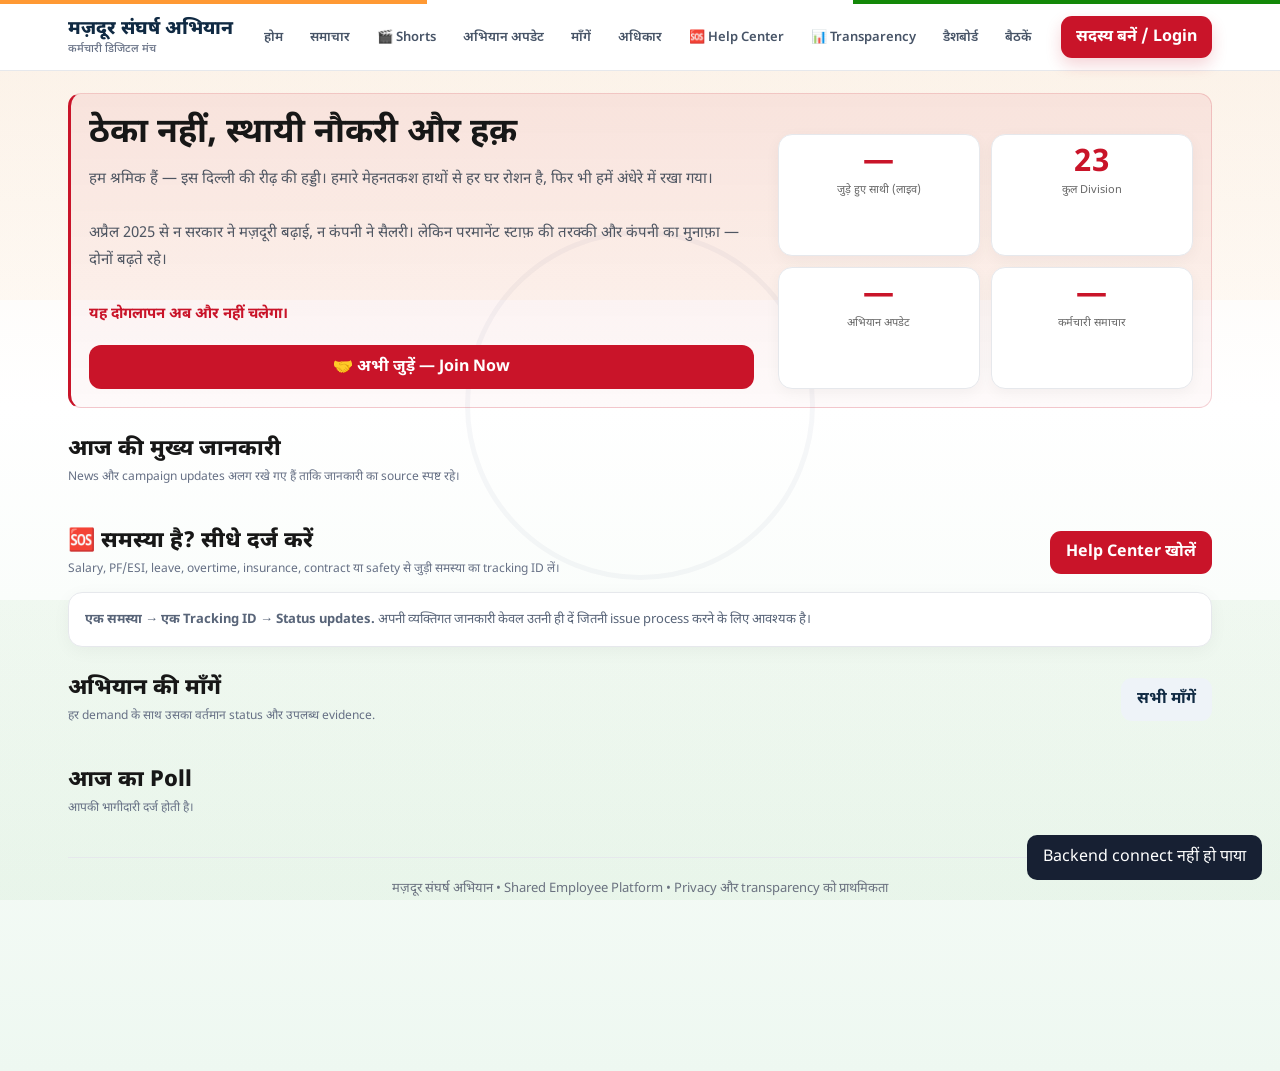
<file: index.html>
<!doctype html>
<html lang="hi">
<head>
<meta charset="utf-8">
<meta name="viewport" content="width=device-width,initial-scale=1">
<title>मज़दूर संघर्ष अभियान — कर्मचारी डिजिटल मंच</title>
<meta name="description" content="कर्मचारियों के लिए साझा डिजिटल मंच — समाचार, अधिकार, माँगें, अपडेट और सहभागिता।">
<style>
html,body{margin:0;min-height:100%;background:#f5f7fa;font-family:Arial,sans-serif}
.loader{min-height:100vh;display:grid;place-items:center;color:#172033;font-size:18px}
</style>
</head>
<body>
<div class="loader">मज़दूर संघर्ष अभियान लोड हो रहा है…</div>
<script>
(function(){
  var target='./platform-v2.html';
  window.location.replace(target);
})();
</script>
<noscript>कृपया JavaScript चालू करें और <a href="./platform-v2.html">वेबसाइट खोलें</a>।</noscript>
</body>
</html>
</file>
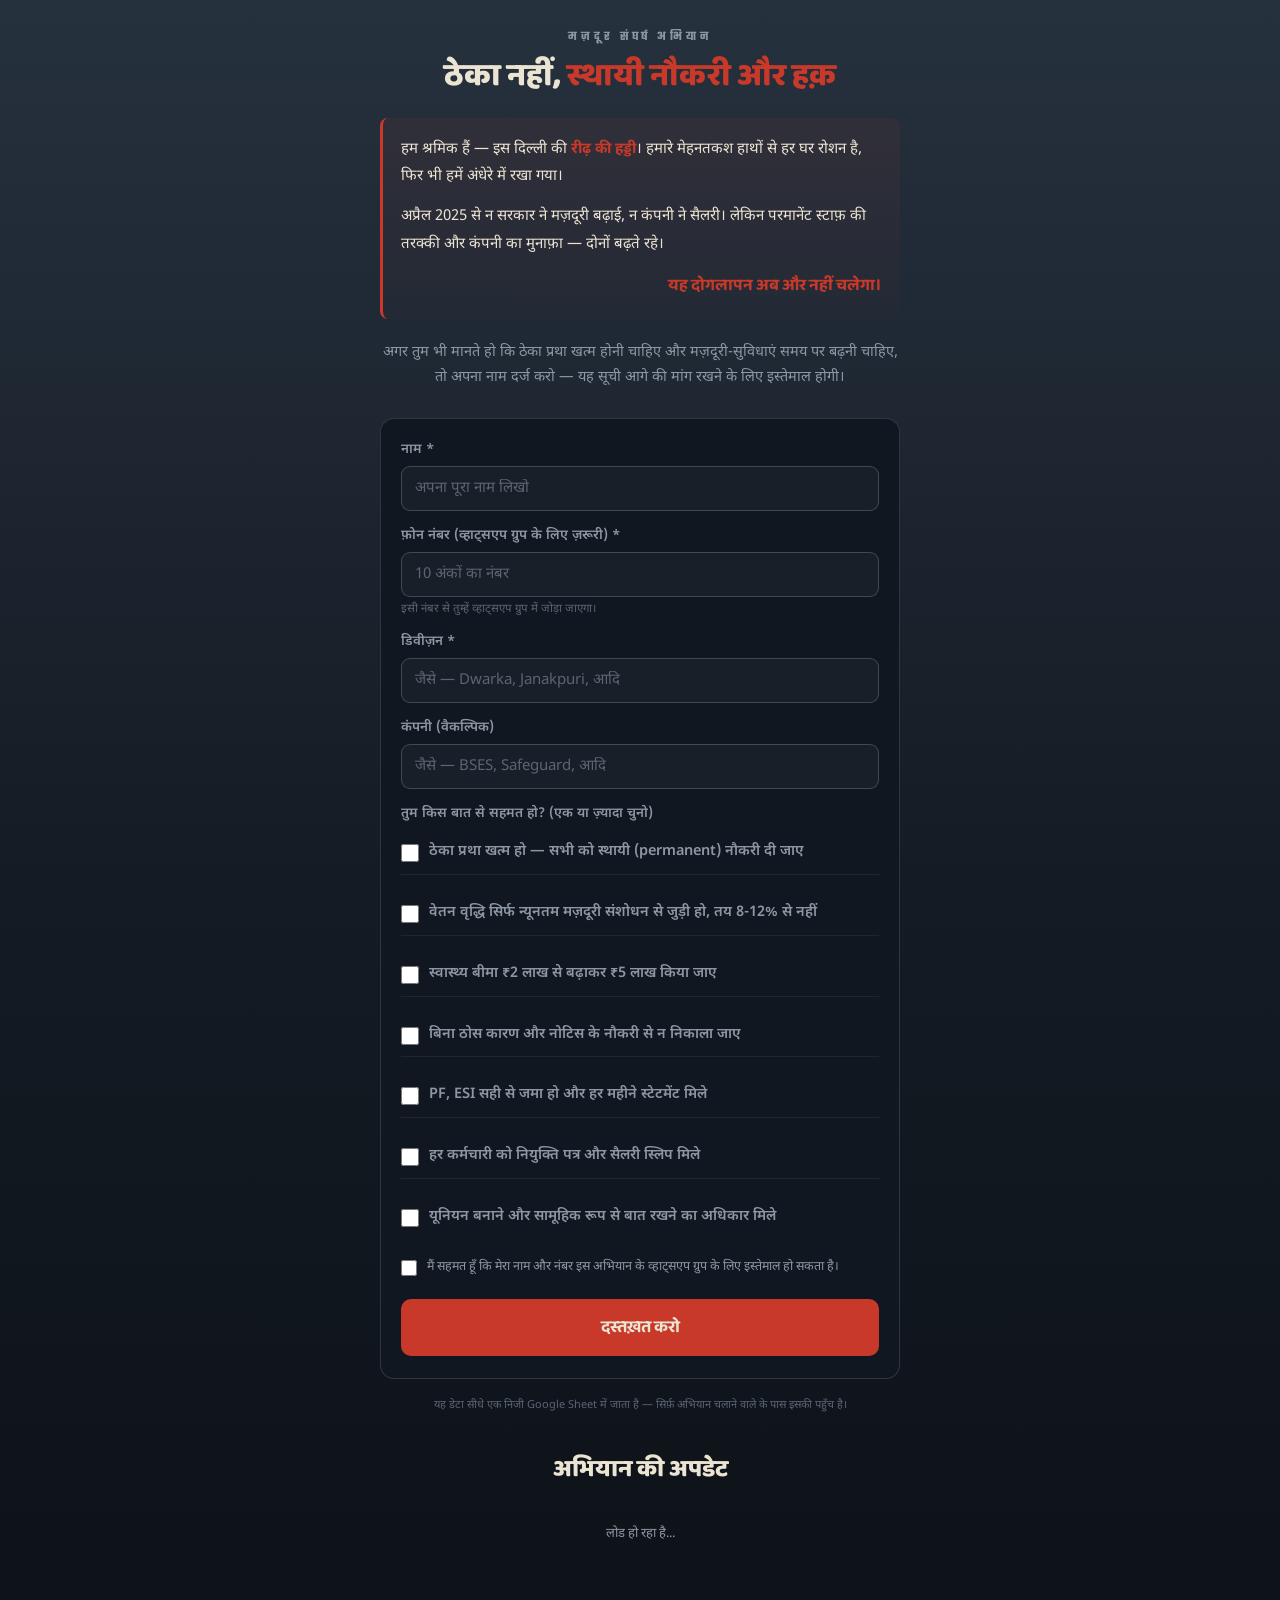
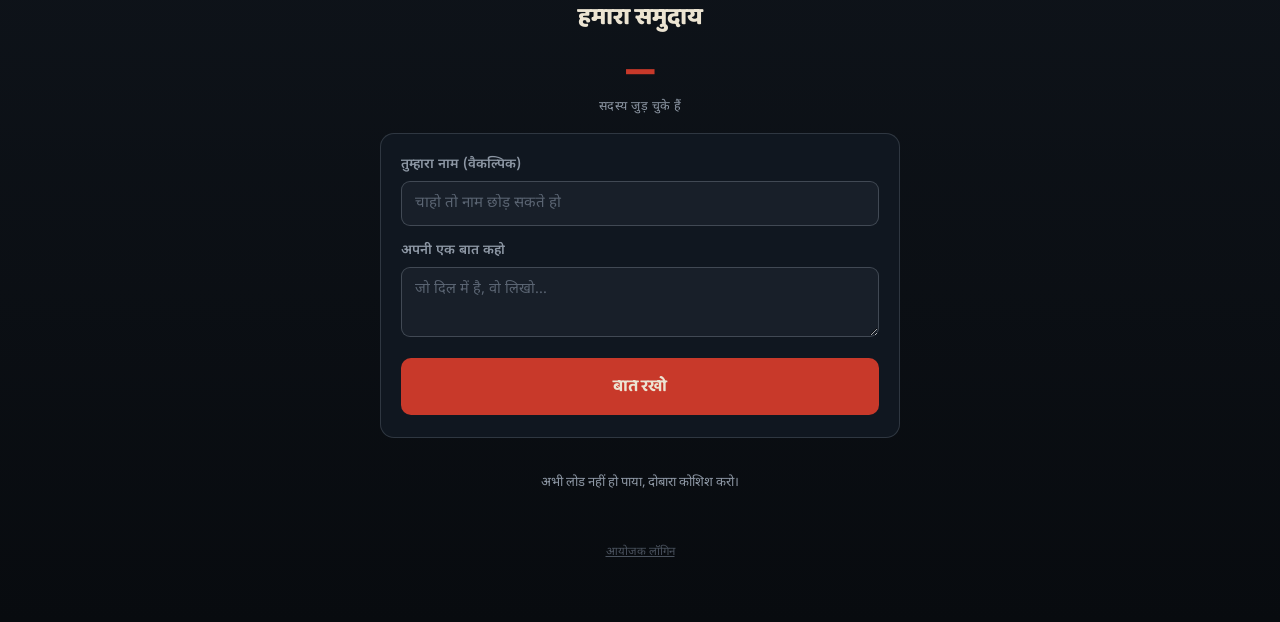
<file: majdoor-signature-form.html>
<!DOCTYPE html>
<html lang="hi">
<head>
<meta charset="UTF-8">
<title>अपनी आवाज़ दर्ज करो</title>
<link rel="preconnect" href="https://fonts.googleapis.com">
<link href="https://fonts.googleapis.com/css2?family=Baloo+2:wght@600;700;800&family=Noto+Sans+Devanagari:wght@400;500;600;700&family=Teko:wght@500;600&display=swap" rel="stylesheet">
<style>
  :root{
    --sky-top:#26313e;
    --sky-mid:#141b24;
    --sky-bot:#080b0f;
    --red:#c8392a;
    --paper:#ece4d2;
    --muted:#8d97a4;
    --card:#101720;
  }
  *{box-sizing:border-box; margin:0; padding:0;}
  body{
    background:linear-gradient(180deg, var(--sky-top) 0%, var(--sky-mid) 40%, var(--sky-bot) 100%);
    min-height:100vh;
    font-family:'Noto Sans Devanagari', sans-serif;
    color:var(--paper);
    padding:28px 16px 60px;
  }
  .wrap{ max-width:520px; margin:0 auto; }

  .eyebrow{
    text-align:center;
    font-family:'Teko', sans-serif;
    font-weight:600;
    letter-spacing:0.3em;
    font-size:13px;
    color:var(--muted);
    text-transform:uppercase;
    margin-bottom:10px;
  }
  h1{
    font-family:'Baloo 2', sans-serif;
    font-weight:800;
    font-size:32px;
    text-align:center;
    line-height:1.3;
    margin-bottom:8px;
  }
  h1 .red{ color:var(--red); }
  .lead{
    text-align:center;
    color:var(--muted);
    font-size:14.5px;
    line-height:1.7;
    margin-bottom:28px;
  }

  .manifesto{
    background:linear-gradient(180deg, rgba(200,57,42,0.08), rgba(200,57,42,0.02));
    border-left:3px solid var(--red);
    border-radius:8px;
    padding:18px 18px;
    margin:20px 0 22px;
  }
  .manifesto p{
    font-size:15px;
    line-height:1.85;
    color:var(--paper);
    margin-bottom:12px;
  }
  .manifesto p:last-child{ margin-bottom:0; }
  .manifesto b{ color:var(--red); }
  .manifesto .line{
    font-family:'Baloo 2', sans-serif;
    font-weight:700;
    font-size:16.5px;
    color:var(--red);
    text-align:right;
  }

  .card{
    background:var(--card);
    border:1px solid rgba(141,151,164,0.25);
    border-radius:14px;
    padding:22px 20px;
    margin-bottom:16px;
  }
  label{
    display:block;
    font-size:13.5px;
    font-weight:600;
    color:var(--muted);
    margin-bottom:7px;
    margin-top:16px;
  }
  label:first-of-type{ margin-top:0; }
  input[type=text], input[type=tel]{
    width:100%;
    padding:12px 13px;
    border-radius:9px;
    border:1px solid rgba(141,151,164,0.35);
    background:#181f29;
    color:var(--paper);
    font-size:15px;
    font-family:inherit;
  }
  input::placeholder{ color:#5a6472; }
  .hint{ font-size:11.5px; color:#5a6472; margin-top:5px; }

  .demand{
    display:flex;
    align-items:flex-start;
    gap:10px;
    padding:11px 0;
    border-bottom:1px solid rgba(141,151,164,0.12);
    cursor:pointer;
  }
  .demand:last-child{ border-bottom:none; }
  .demand input{ margin-top:3px; width:18px; height:18px; accent-color:var(--red); flex-shrink:0; }
  .demand span{ font-size:14.5px; line-height:1.5; }

  .consent{
    display:flex;
    align-items:flex-start;
    gap:10px;
    margin-top:18px;
    font-size:12.5px;
    color:var(--muted);
    line-height:1.6;
  }
  .consent input{ margin-top:3px; width:16px; height:16px; accent-color:var(--red); flex-shrink:0; }

  button{
    width:100%;
    margin-top:22px;
    padding:15px;
    border:none;
    border-radius:10px;
    background:var(--red);
    color:var(--paper);
    font-family:'Baloo 2', sans-serif;
    font-weight:700;
    font-size:17px;
    cursor:pointer;
  }
  button:disabled{ opacity:0.5; cursor:not-allowed; }
  button:active:not(:disabled){ transform:scale(0.99); }

  .count{
    text-align:center;
    font-size:13px;
    color:var(--muted);
    margin-top:6px;
  }
  .count b{ color:var(--paper); font-family:'Teko', sans-serif; font-size:16px; }

  .success{
    display:none;
    text-align:center;
    padding:30px 20px;
  }
  .success.show{ display:block; }
  .success .tick{
    width:56px; height:56px;
    border-radius:50%;
    background:var(--red);
    display:flex; align-items:center; justify-content:center;
    margin:0 auto 16px;
    font-size:28px;
  }
  .success h2{
    font-family:'Baloo 2', sans-serif;
    font-size:22px;
    margin-bottom:8px;
  }
  .success p{ color:var(--muted); font-size:14px; line-height:1.7; }
  .success-line{
    margin-top:14px;
    font-family:'Baloo 2', sans-serif;
    font-weight:700;
    font-size:16px;
    color:var(--red) !important;
  }

  .form-body.hide{ display:none; }

  .privacy-note{
    font-size:11px;
    color:#5a6472;
    text-align:center;
    margin-top:18px;
    line-height:1.6;
    padding:0 10px;
  }

  .wall-header{
    text-align:center;
    margin:36px 0 16px;
  }
  .wall-header h2{
    font-family:'Baloo 2', sans-serif;
    font-weight:800;
    font-size:24px;
  }
  .live-count{
    text-align:center;
    margin-bottom:18px;
  }
  .live-count .n{
    font-family:'Teko', sans-serif;
    font-weight:700;
    font-size:44px;
    color:var(--red);
    line-height:1;
  }
  .live-count .l{
    font-size:12.5px;
    color:var(--muted);
    letter-spacing:0.04em;
    margin-top:2px;
  }

  textarea{
    width:100%;
    padding:12px 13px;
    border-radius:9px;
    border:1px solid rgba(141,151,164,0.35);
    background:#181f29;
    color:var(--paper);
    font-size:14.5px;
    font-family:inherit;
    resize:vertical;
    min-height:70px;
  }
  textarea::placeholder{ color:#5a6472; }

  #wallBtn{ margin-top:14px; }

  .wall-list{ margin-top:8px; }
  .wall-item{
    background:#181f29;
    border-radius:10px;
    padding:13px 14px;
    margin-bottom:10px;
    border-left:2px solid var(--red);
  }
  .wall-item .who{
    font-size:12px;
    font-weight:600;
    color:var(--red);
    margin-bottom:4px;
  }
  .wall-item .what{
    font-size:14px;
    line-height:1.6;
    color:var(--paper);
  }
  .wall-empty{
    text-align:center;
    color:var(--muted);
    font-size:13px;
    padding:20px 0;
  }

  .update-item{
    background:linear-gradient(180deg, rgba(200,57,42,0.06), transparent);
    border-left:2px solid var(--red);
    border-radius:10px;
    padding:13px 14px;
    margin-bottom:10px;
  }
  .update-item .time{
    font-size:11px;
    color:var(--muted);
    margin-bottom:5px;
  }
  .update-item .text{
    font-size:14.5px;
    line-height:1.7;
    color:var(--paper);
  }

  .admin-toggle{
    text-align:center;
    margin-top:30px;
  }
  .admin-toggle span{
    font-size:11.5px;
    color:#4a525e;
    cursor:pointer;
    text-decoration:underline;
  }
  .admin-panel{
    display:none;
    margin-top:12px;
  }
  .admin-panel.show{ display:block; }
</style>
</head>
<body>

<div class="wrap">
  <div class="eyebrow">मज़दूर संघर्ष अभियान</div>
  <h1>ठेका नहीं, <span class="red">स्थायी नौकरी और हक़</span></h1>

  <div class="manifesto">
    <p>हम श्रमिक हैं — इस दिल्ली की <b>रीढ़ की हड्डी</b>। हमारे मेहनतकश हाथों से हर घर रोशन है, फिर भी हमें अंधेरे में रखा गया।</p>
    <p>अप्रैल 2025 से न सरकार ने मज़दूरी बढ़ाई, न कंपनी ने सैलरी। लेकिन परमानेंट स्टाफ़ की तरक्की और कंपनी का मुनाफ़ा — दोनों बढ़ते रहे।</p>
    <p class="line">यह दोगलापन अब और नहीं चलेगा।</p>
  </div>

  <p class="lead">अगर तुम भी मानते हो कि ठेका प्रथा खत्म होनी चाहिए और मज़दूरी-सुविधाएं समय पर बढ़नी चाहिए, तो अपना नाम दर्ज करो — यह सूची आगे की मांग रखने के लिए इस्तेमाल होगी।</p>

  <div class="card">
    <div class="form-body" id="formBody">
      <label for="name">नाम *</label>
      <input type="text" id="name" placeholder="अपना पूरा नाम लिखो">

      <label for="phone">फ़ोन नंबर (व्हाट्सएप ग्रुप के लिए ज़रूरी) *</label>
      <input type="tel" id="phone" placeholder="10 अंकों का नंबर">
      <div class="hint">इसी नंबर से तुम्हें व्हाट्सएप ग्रुप में जोड़ा जाएगा।</div>

      <label for="division">डिवीज़न *</label>
      <input type="text" id="division" placeholder="जैसे — Dwarka, Janakpuri, आदि">

      <label for="org">कंपनी (वैकल्पिक)</label>
      <input type="text" id="org" placeholder="जैसे — BSES, Safeguard, आदि">

      <label>तुम किस बात से सहमत हो? (एक या ज़्यादा चुनो)</label>
      <div id="demands">
        <label class="demand"><input type="checkbox" value="ठेका प्रथा खत्म हो — सभी को स्थायी (permanent) नौकरी दी जाए"><span>ठेका प्रथा खत्म हो — सभी को स्थायी (permanent) नौकरी दी जाए</span></label>
        <label class="demand"><input type="checkbox" value="वेतन वृद्धि सिर्फ न्यूनतम मज़दूरी संशोधन से जुड़ी हो, तय 8-12% से नहीं"><span>वेतन वृद्धि सिर्फ न्यूनतम मज़दूरी संशोधन से जुड़ी हो, तय 8-12% से नहीं</span></label>
        <label class="demand"><input type="checkbox" value="स्वास्थ्य बीमा ₹2 लाख से बढ़ाकर ₹5 लाख किया जाए"><span>स्वास्थ्य बीमा ₹2 लाख से बढ़ाकर ₹5 लाख किया जाए</span></label>
        <label class="demand"><input type="checkbox" value="बिना ठोस कारण और नोटिस के नौकरी से न निकाला जाए"><span>बिना ठोस कारण और नोटिस के नौकरी से न निकाला जाए</span></label>
        <label class="demand"><input type="checkbox" value="PF, ESI सही से जमा हो और हर महीने स्टेटमेंट मिले"><span>PF, ESI सही से जमा हो और हर महीने स्टेटमेंट मिले</span></label>
        <label class="demand"><input type="checkbox" value="हर कर्मचारी को नियुक्ति पत्र और सैलरी स्लिप मिले"><span>हर कर्मचारी को नियुक्ति पत्र और सैलरी स्लिप मिले</span></label>
        <label class="demand"><input type="checkbox" value="यूनियन बनाने और सामूहिक रूप से बात रखने का अधिकार मिले"><span>यूनियन बनाने और सामूहिक रूप से बात रखने का अधिकार मिले</span></label>
      </div>

      <div class="consent">
        <input type="checkbox" id="consent">
        <span>मैं सहमत हूँ कि मेरा नाम और नंबर इस अभियान के व्हाट्सएप ग्रुप के लिए इस्तेमाल हो सकता है।</span>
      </div>

      <button id="submitBtn">दस्तख़त करो</button>
    </div>

    <div class="success" id="successBlock">
      <div class="tick">✓</div>
      <h2>दर्ज हो गया</h2>
      <p>तुम्हारी आवाज़ अब इस अभियान का हिस्सा है। इसे अपने साथियों तक भी पहुँचाओ।</p>
      <p class="success-line">हम रीढ़ की हड्डी हैं — अब दोगलापन नहीं चलेगा।</p>
    </div>
  </div>

  <p class="privacy-note">यह डेटा सीधे एक निजी Google Sheet में जाता है — सिर्फ़ अभियान चलाने वाले के पास इसकी पहुँच है।</p>

  <div class="wall-header">
    <h2>अभियान की अपडेट</h2>
  </div>
  <div id="updatesList">
    <div class="wall-empty">लोड हो रहा है...</div>
  </div>

  <div class="wall-header">
    <h2>हमारा समुदाय</h2>
  </div>

  <div class="live-count">
    <div class="n" id="memberCount">—</div>
    <div class="l">सदस्य जुड़ चुके हैं</div>
  </div>

  <div class="card">
    <label for="wallName">तुम्हारा नाम (वैकल्पिक)</label>
    <input type="text" id="wallName" placeholder="चाहो तो नाम छोड़ सकते हो">

    <label for="wallMessage">अपनी एक बात कहो</label>
    <textarea id="wallMessage" placeholder="जो दिल में है, वो लिखो..."></textarea>

    <button id="wallBtn">बात रखो</button>
  </div>

  <div class="wall-list" id="wallList">
    <div class="wall-empty">लोड हो रहा है...</div>
  </div>

  <div class="admin-toggle">
    <span id="adminToggle">आयोजक लॉगिन</span>
    <div class="admin-panel" id="adminPanel">
      <div class="card">
        <label for="adminKey">पासकोड</label>
        <input type="text" id="adminKey" placeholder="secret passcode">
        <label for="updateText">आज की रणनीति / अपडेट</label>
        <textarea id="updateText" placeholder="आगे की रणनीति यहाँ लिखो..."></textarea>
        <button id="updateBtn">अपडेट पोस्ट करो</button>
      </div>
    </div>
  </div>
</div>

<script>
  const nameInput = document.getElementById('name');
  const phoneInput = document.getElementById('phone');
  const divisionInput = document.getElementById('division');
  const orgInput = document.getElementById('org');
  const consentInput = document.getElementById('consent');
  const submitBtn = document.getElementById('submitBtn');
  const formBody = document.getElementById('formBody');
  const successBlock = document.getElementById('successBlock');

  // Apna Google Apps Script Web App URL yahan hai
  const SCRIPT_URL = 'https://script.google.com/macros/s/AKfycbwGCW6k73rDfOGIOaYghYs5PmYBzR6s9XPJTC5NNKD7bZuvKbFFG9KmfTfy8aSFg2-HPQ/exec';

  submitBtn.addEventListener('click', async () => {
    const name = nameInput.value.trim();
    const phone = phoneInput.value.trim();
    const division = divisionInput.value.trim();
    if(!name){ nameInput.focus(); nameInput.style.borderColor = '#c8392a'; return; }
    if(!phone){ phoneInput.focus(); phoneInput.style.borderColor = '#c8392a'; return; }
    if(!division){ divisionInput.focus(); divisionInput.style.borderColor = '#c8392a'; return; }
    if(!consentInput.checked){ consentInput.focus(); return; }

    const demands = Array.from(document.querySelectorAll('#demands input:checked')).map(i => i.value);

    const entry = {
      name,
      phone,
      division,
      org: orgInput.value.trim(),
      demands
    };

    submitBtn.disabled = true;
    submitBtn.textContent = 'भेजा जा रहा है...';

    try{
      await fetch(SCRIPT_URL, {
        method: 'POST',
        mode: 'no-cors',
        headers: { 'Content-Type': 'text/plain' },
        body: JSON.stringify(entry)
      });
      formBody.classList.add('hide');
      successBlock.classList.add('show');
      loadWall();
    }catch(e){
      submitBtn.disabled = false;
      submitBtn.textContent = 'दस्तख़त करो';
      alert('कुछ गड़बड़ हुई, दोबारा कोशिश करो।');
    }
  });

  // --- Community Wall ---
  const wallName = document.getElementById('wallName');
  const wallMessage = document.getElementById('wallMessage');
  const wallBtn = document.getElementById('wallBtn');
  const wallList = document.getElementById('wallList');
  const memberCount = document.getElementById('memberCount');

  async function loadWall(){
    try{
      const res = await fetch(SCRIPT_URL, { method: 'GET' });
      const data = await res.json();
      memberCount.textContent = data.count || 0;

      if(!data.messages || data.messages.length === 0){
        wallList.innerHTML = '<div class="wall-empty">अभी तक कोई बात नहीं लिखी गई — पहली बात तुम रख सकते हो।</div>';
        renderUpdates(data.updates);
        return;
      }
      wallList.innerHTML = data.messages.map(m => `
        <div class="wall-item">
          <div class="who">${(m.name || 'एक श्रमिक').replace(/</g,'&lt;')}</div>
          <div class="what">${(m.message || '').replace(/</g,'&lt;')}</div>
        </div>
      `).join('');
      renderUpdates(data.updates);
    }catch(e){
      memberCount.textContent = '—';
      wallList.innerHTML = '<div class="wall-empty">अभी लोड नहीं हो पाया, दोबारा कोशिश करो।</div>';
    }
  }

  wallBtn.addEventListener('click', async () => {
    const message = wallMessage.value.trim();
    if(!message){ wallMessage.focus(); return; }

    wallBtn.disabled = true;
    wallBtn.textContent = 'भेजा जा रहा है...';

    try{
      await fetch(SCRIPT_URL, {
        method: 'POST',
        mode: 'no-cors',
        headers: { 'Content-Type': 'text/plain' },
        body: JSON.stringify({ type: 'message', name: wallName.value.trim(), message })
      });
      wallMessage.value = '';
      wallName.value = '';
      setTimeout(loadWall, 800);
    }catch(e){
      alert('कुछ गड़बड़ हुई, दोबारा कोशिश करो।');
    }finally{
      wallBtn.disabled = false;
      wallBtn.textContent = 'बात रखो';
    }
  });

  // --- Updates (read for everyone) ---
  const updatesList = document.getElementById('updatesList');

  function renderUpdates(updates){
    if(!updates || updates.length === 0){
      updatesList.innerHTML = '<div class="wall-empty">अभी तक कोई अपडेट नहीं है।</div>';
      return;
    }
    updatesList.innerHTML = updates.map(u => `
      <div class="update-item">
        <div class="time">${(u.time || '').replace(/</g,'&lt;')}</div>
        <div class="text">${(u.text || '').replace(/</g,'&lt;')}</div>
      </div>
    `).join('');
  }

  // --- Admin panel (organizer only) ---
  const adminToggle = document.getElementById('adminToggle');
  const adminPanel = document.getElementById('adminPanel');
  const adminKeyInput = document.getElementById('adminKey');
  const updateText = document.getElementById('updateText');
  const updateBtn = document.getElementById('updateBtn');

  adminToggle.addEventListener('click', () => {
    adminPanel.classList.toggle('show');
  });

  updateBtn.addEventListener('click', async () => {
    const key = adminKeyInput.value.trim();
    const text = updateText.value.trim();
    if(!key || !text){ return; }

    updateBtn.disabled = true;
    updateBtn.textContent = 'भेजा जा रहा है...';

    try{
      const res = await fetch(SCRIPT_URL, {
        method: 'POST',
        headers: { 'Content-Type': 'text/plain' },
        body: JSON.stringify({ type: 'update', key, update: text })
      });
      updateText.value = '';
      setTimeout(loadWall, 800);
    }catch(e){
      alert('अपडेट भेजने में दिक्कत हुई।');
    }finally{
      updateBtn.disabled = false;
      updateBtn.textContent = 'अपडेट पोस्ट करो';
    }
  });

  loadWall();
</script>

</body>
</html>
</file>
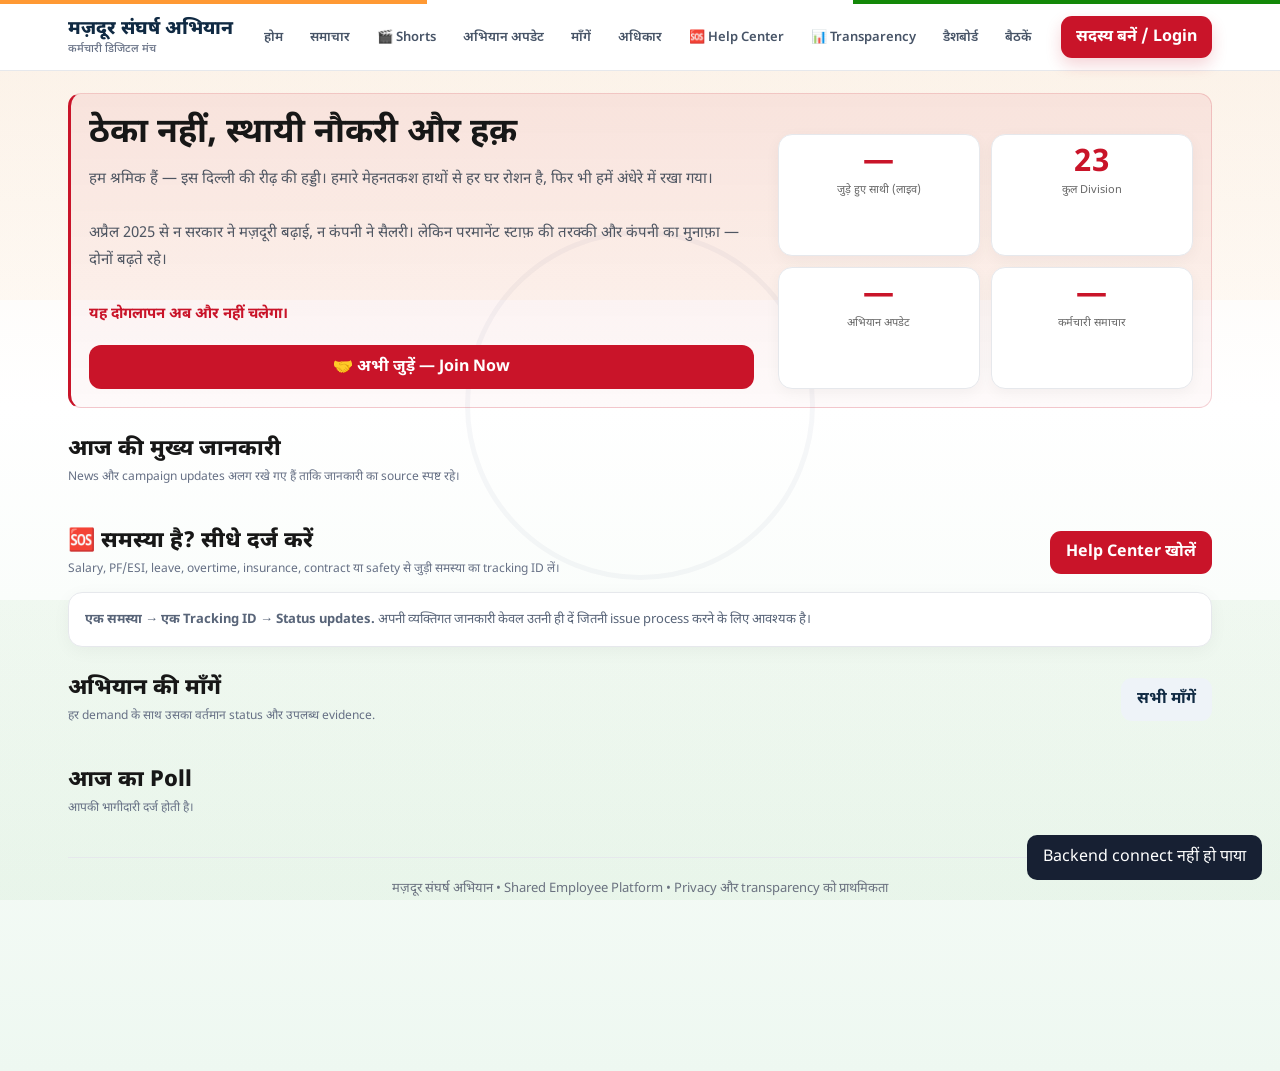
<file: platform-v2-live.html>
<!doctype html><html lang="hi"><head><meta charset="utf-8"><meta name="viewport" content="width=device-width,initial-scale=1"><title>मज़दूर संघर्ष अभियान</title></head><body><script>location.replace('./');</script><noscript><a href="./">मज़दूर संघर्ष अभियान खोलें</a></noscript></body></html>
</file>
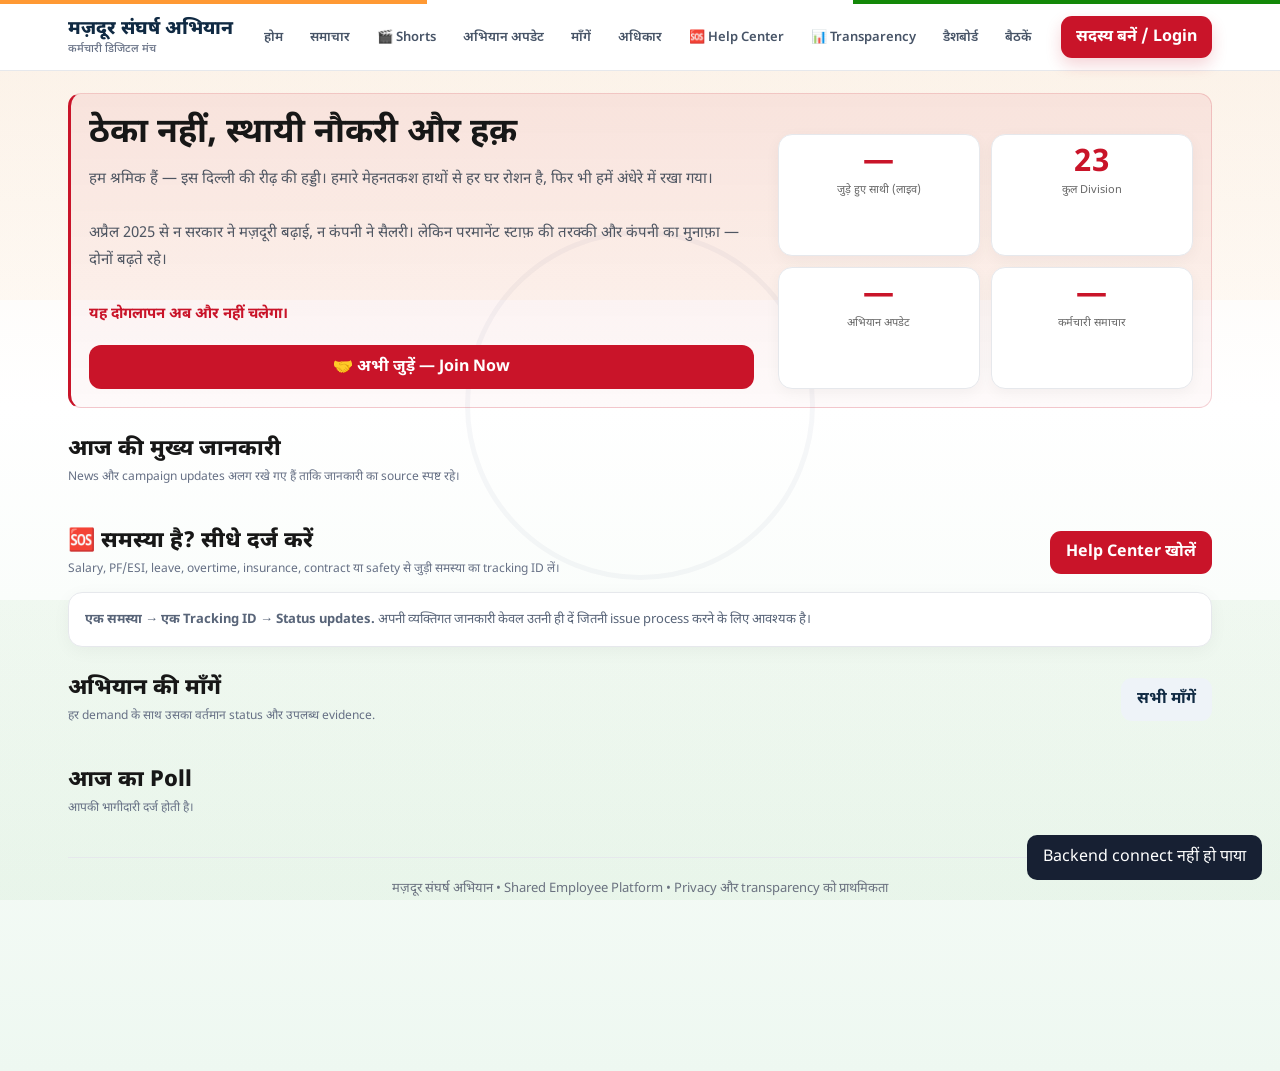
<file: platform-v2.html>
<!doctype html>
<html lang="hi">
<head>
<meta charset="utf-8"><meta name="viewport" content="width=device-width,initial-scale=1">
<title>मज़दूर संघर्ष अभियान — कर्मचारी डिजिटल मंच</title>
<meta name="description" content="कर्मचारियों के लिए साझा डिजिटल मंच — समाचार, अधिकार, माँगें, अपडेट और सहभागिता।">
<meta name="theme-color" content="#10233f">
<link rel="manifest" href="manifest.json">
<link rel="apple-touch-icon" href="icon.svg">
<link rel="preconnect" href="https://fonts.googleapis.com"><link rel="preconnect" href="https://fonts.gstatic.com" crossorigin>
<link href="https://fonts.googleapis.com/css2?family=Noto+Sans+Devanagari:wght@400;500;600;700;800&display=swap" rel="stylesheet">
<style>
:root{--navy:#10233f;--ink:#172033;--muted:#667085;--line:#e5e7eb;--bg:#f5f7fa;--white:#fff;--red:#c62828;--green:#198754;--amber:#b7791f;--shadow:0 8px 28px rgba(16,35,63,.08);--radius:18px}*{box-sizing:border-box}body{margin:0;font-family:'Noto Sans Devanagari',sans-serif;background:var(--bg);color:var(--ink)}button,input,textarea,select{font:inherit}button{cursor:pointer}.topbar{height:5px;background:linear-gradient(90deg,#ff9933 0 33%,#fff 33% 66%,#138808 66%)}header{background:#fff;border-bottom:1px solid var(--line);position:sticky;top:0;z-index:20}.nav{max-width:1180px;margin:auto;padding:13px 18px;display:flex;align-items:center;gap:20px}.brand{font-weight:800;color:var(--navy);font-size:19px;line-height:1.15}.brand small{display:block;font-size:11px;color:var(--muted);font-weight:500;margin-top:2px}.navlinks{display:flex;gap:5px;flex:1;overflow:auto}.navlinks button{border:0;background:transparent;color:#475467;padding:9px 11px;border-radius:10px;white-space:nowrap}.navlinks button.active,.navlinks button:hover{background:#eef3f8;color:var(--navy);font-weight:700}.join{background:var(--navy)!important;color:#fff!important;padding:10px 15px!important}.wrap{max-width:1180px;margin:auto;padding:22px 18px 80px}.page{display:none}.page.active{display:block}.hero{background:linear-gradient(135deg,#10233f,#1d4168);color:#fff;border-radius:24px;padding:38px 30px;box-shadow:var(--shadow);display:grid;grid-template-columns:1.6fr 1fr;gap:24px}.hero h1{font-size:clamp(28px,4vw,46px);margin:0 0 12px}.hero p{color:#e4edf7;line-height:1.8;margin:0 0 22px}.btn{border:0;border-radius:11px;padding:11px 16px;font-weight:700}.btn.primary{background:#fff;color:var(--navy)}.btn.dark{background:var(--navy);color:#fff}.btn.red{background:var(--red);color:#fff}.btn.light{background:#eef3f8;color:var(--navy)}.hero .stats{display:grid;grid-template-columns:1fr 1fr;gap:12px}.stat{background:rgba(255,255,255,.1);padding:18px;border:1px solid rgba(255,255,255,.15);border-radius:15px}.stat b{font-size:27px;display:block}.section-head{display:flex;justify-content:space-between;align-items:end;gap:12px;margin:30px 0 15px}.section-head h2{margin:0;font-size:24px}.section-head p{margin:4px 0 0;color:var(--muted);font-size:14px}.grid{display:grid;grid-template-columns:repeat(3,1fr);gap:15px}.card{background:#fff;border:1px solid var(--line);border-radius:var(--radius);padding:18px;box-shadow:0 3px 12px rgba(16,35,63,.04)}.card h3{margin:0 0 8px;font-size:17px}.card p{margin:0;color:#596579;line-height:1.65;font-size:14px}.meta{font-size:12px;color:#7b8494;margin-bottom:8px}.badge{display:inline-block;border-radius:999px;padding:4px 9px;font-size:11px;font-weight:700;background:#eef3f8;color:var(--navy)}.badge.green{background:#e9f7ef;color:var(--green)}.badge.red{background:#fdecec;color:var(--red)}.badge.amber{background:#fff5dd;color:var(--amber)}.cards2{display:grid;grid-template-columns:repeat(2,1fr);gap:15px}.progress{height:9px;background:#edf0f4;border-radius:99px;overflow:hidden}.progress span{display:block;height:100%;background:var(--green);width:0}.tabs{display:flex;gap:8px;overflow:auto;margin:15px 0}.tabs button{border:1px solid var(--line);background:#fff;padding:8px 12px;border-radius:999px;white-space:nowrap}.tabs button.active{background:var(--navy);color:#fff;border-color:var(--navy)}.form{background:#fff;border:1px solid var(--line);padding:20px;border-radius:var(--radius);max-width:650px}.form label{display:block;font-size:13px;font-weight:700;margin:13px 0 6px}.form input,.form textarea,.form select{width:100%;border:1px solid #d6dbe3;border-radius:10px;padding:11px;outline:none}.form textarea{min-height:100px;resize:vertical}.row{display:grid;grid-template-columns:1fr 1fr;gap:12px}.notice{padding:13px 15px;border-radius:12px;background:#fff8e6;border:1px solid #f4dfaa;color:#6d5116;font-size:13px}.empty{text-align:center;color:var(--muted);padding:30px}.itemlink{color:var(--navy);font-weight:700;text-decoration:none}.itemlink:hover{text-decoration:underline}.tablewrap{overflow:auto}.table{width:100%;border-collapse:collapse;background:#fff}.table th,.table td{padding:11px;border-bottom:1px solid var(--line);text-align:left;font-size:13px;white-space:nowrap}.mobilebar{display:none}.toast{position:fixed;right:18px;bottom:20px;background:#172033;color:#fff;padding:12px 16px;border-radius:10px;opacity:0;transform:translateY(10px);transition:.2s;z-index:50}.toast.show{opacity:1;transform:none}.footer{margin-top:40px;padding:25px 0;color:#6b7280;font-size:13px;border-top:1px solid var(--line)}
@media(max-width:850px){.hero{grid-template-columns:1fr}.grid{grid-template-columns:1fr 1fr}.navlinks{display:none}.mobilebar{display:flex;position:fixed;bottom:0;left:0;right:0;background:#fff;border-top:1px solid var(--line);z-index:30;justify-content:space-around;padding:7px}.mobilebar button{border:0;background:none;font-size:11px;color:#667085}.mobilebar button.active{color:var(--navy);font-weight:800}.wrap{padding-bottom:85px}}
@media(max-width:560px){.grid,.cards2,.row{grid-template-columns:1fr}.hero{padding:27px 20px}.section-head{display:block}.section-head .btn{margin-top:10px}.brand{font-size:16px}.nav{padding:11px 13px}}
</style><style>.news-feed-wrap{display:grid;gap:14px}.news-toolbar{display:flex;gap:8px;align-items:center;overflow:auto;padding:3px 0 5px;scrollbar-width:none}.news-toolbar::-webkit-scrollbar{display:none}.news-toolbar button{flex:0 0 auto;border:1px solid var(--line);background:#fff;border-radius:999px;padding:8px 12px;font-size:12px}.news-toolbar button.active{background:var(--red);color:#fff;border-color:var(--red)}.news-feed{display:grid;gap:12px;max-height:78vh;overflow:auto;padding:2px 3px 18px;scroll-behavior:smooth}.news-card{display:grid;grid-template-columns:150px 1fr;gap:14px;background:#fff;border:1px solid var(--line);border-radius:15px;padding:12px;box-shadow:0 4px 18px rgba(0,0,0,.045)}.news-thumb{width:150px;height:105px;border-radius:11px;overflow:hidden;background:#eef2f5;display:flex;align-items:center;justify-content:center}.news-thumb img{width:100%;height:100%;object-fit:cover}.news-thumb.video{position:relative}.news-play{position:absolute;background:rgba(0,0,0,.72);color:#fff;border-radius:50%;width:42px;height:42px;display:grid;place-items:center;font-size:18px}.news-body h3{font-size:17px;margin:5px 0 7px;line-height:1.35}.news-summary{font-size:13px;line-height:1.65;color:#596579;margin:0}.news-actions{display:flex;gap:8px;flex-wrap:wrap;margin-top:10px}.news-actions a{display:inline-flex;align-items:center;gap:5px;text-decoration:none}.news-ai{font-size:11px;color:var(--green);font-weight:700}.news-refresh{font-size:11px;color:var(--muted);margin-top:5px}@media(max-width:560px){.news-card{grid-template-columns:1fr}.news-thumb{width:100%;height:170px}.news-feed{max-height:none}.news-body h3{font-size:16px}}</style><style>
.pwa-install{display:none;position:fixed;left:14px;right:14px;top:calc(env(safe-area-inset-top,0px) + 64px);bottom:auto;z-index:100;background:#fff;border:1px solid var(--line);border-radius:16px;padding:13px 14px;box-shadow:0 12px 35px rgba(16,35,63,.18);align-items:center;gap:10px}
.pwa-install.show{display:flex}.pwa-install .grow{flex:1}.pwa-install b{display:block;font-size:14px;color:var(--navy)}.pwa-install small{display:block;color:var(--muted);font-size:11px;margin-top:2px}.pwa-install button{border:0;border-radius:10px;padding:9px 12px;font-weight:800}.pwa-install .install{background:var(--navy);color:#fff}.pwa-install .close{background:#eef3f8;color:var(--navy)}
.shorts-feed{height:min(78vh,760px);overflow-y:auto;scroll-snap-type:y mandatory;overscroll-behavior:contain;border-radius:20px;padding:4px 2px 18px;scrollbar-width:thin}
.short-card{position:relative;min-height:100%;height:min(78vh,760px);scroll-snap-align:start;background:#0b1220;border-radius:18px;overflow:hidden;margin-bottom:12px;display:flex;align-items:center;justify-content:center}
.short-card iframe,.short-card video{width:100%;height:100%;border:0;object-fit:cover;background:#000}
.short-overlay{position:absolute;left:0;right:0;bottom:0;padding:42px 18px 18px;background:linear-gradient(transparent,rgba(0,0,0,.88));color:#fff;pointer-events:none}
.short-overlay h3{margin:0 0 5px;font-size:18px;line-height:1.35}.short-overlay p{margin:0;font-size:12px;line-height:1.5;opacity:.9}.short-open{position:absolute;right:14px;bottom:16px;z-index:2;text-decoration:none;background:#fff;color:#10233f;border-radius:999px;padding:8px 12px;font-size:12px;font-weight:800}
.short-empty{padding:45px 20px;text-align:center;background:#fff;border:1px solid var(--line);border-radius:18px;color:var(--muted)}
@media(max-width:560px){.shorts-feed{height:calc(100svh - 190px);margin-left:-2px;margin-right:-2px}.short-card{height:calc(100svh - 190px);min-height:calc(100svh - 190px);border-radius:14px}}
</style><style>
.shorts-feed{height:min(82vh,820px);overflow-y:auto;scroll-snap-type:y mandatory;overscroll-behavior-y:contain;scroll-behavior:smooth;border-radius:20px;padding:0 2px 18px;scrollbar-width:none;-webkit-overflow-scrolling:touch}
.shorts-feed::-webkit-scrollbar{display:none}.short-card{position:relative;min-height:100%;height:min(82vh,820px);scroll-snap-align:start;scroll-snap-stop:always;background:#070b12;border-radius:20px;overflow:hidden;margin-bottom:12px;display:flex;align-items:center;justify-content:center;isolation:isolate}.short-card iframe,.short-card video{width:100%;height:100%;border:0;object-fit:cover;background:#000}.short-top{position:absolute;top:16px;left:16px;right:16px;z-index:4;display:flex;justify-content:space-between;color:#fff;font-size:12px;font-weight:800;text-shadow:0 1px 5px #000}.short-actions{position:absolute;right:12px;bottom:105px;z-index:5;display:flex;flex-direction:column;gap:10px}.short-actions button{width:48px;height:52px;border:0;border-radius:15px;background:rgba(0,0,0,.48);backdrop-filter:blur(8px);color:#fff;font-size:22px;cursor:pointer;display:flex;flex-direction:column;align-items:center;justify-content:center;transition:transform .15s,background .15s}.short-actions button:active{transform:scale(.9)}.short-actions button small{font-size:9px;font-weight:700;margin-top:2px}.short-actions button.on{background:rgba(255,255,255,.9);color:#d11}.short-overlay{position:absolute;left:0;right:72px;bottom:0;padding:80px 18px 20px;background:linear-gradient(transparent,rgba(0,0,0,.92));color:#fff;pointer-events:none}.short-overlay h3{margin:0 0 6px;font-size:18px;line-height:1.35}.short-overlay p{margin:0;font-size:12px;line-height:1.5;opacity:.9;display:-webkit-box;-webkit-line-clamp:3;-webkit-box-orient:vertical;overflow:hidden}.short-open{position:absolute;right:72px;bottom:18px;z-index:6;text-decoration:none;background:#fff;color:#10233f;border-radius:999px;padding:8px 12px;font-size:11px;font-weight:800}.short-empty{padding:45px 20px;text-align:center;background:#fff;border:1px solid var(--line);border-radius:18px;color:var(--muted)}
@media(max-width:560px){.shorts-feed{height:calc(100svh - 145px);margin-left:-2px;margin-right:-2px}.short-card{height:calc(100svh - 145px);min-height:calc(100svh - 145px);border-radius:14px}.short-actions{right:9px;bottom:100px}.short-overlay{right:58px}.short-open{right:58px}}
<style>.campaign-update-card h3{font-weight:900;font-size:20px;line-height:1.5;color:#10233f}.campaign-update-card .meta{font-weight:700}.campaign-update-card p{font-weight:800;line-height:1.85;color:#243247}.campaign-update-image{display:block;width:100%;height:auto;max-height:520px;object-fit:contain;border-radius:14px;margin:12px 0 16px;border:1px solid #e5e7eb;background:#f7f4ec}@media(max-width:560px){.campaign-update-card h3{font-size:19px}.campaign-update-image{max-height:none}}</style><style>.campaign-update-card h3{font-weight:900;font-size:21px;line-height:1.5;color:#10233f}.campaign-update-card .meta{font-weight:800}.campaign-update-message{font-weight:800;color:#202b3b;line-height:1.9;font-size:15px;white-space:pre-line}.campaign-update-image{display:block;width:100%;height:auto;max-height:560px;object-fit:contain;border-radius:14px;margin:12px 0 16px;border:1px solid #e5e7eb;background:#f7f4ec}</style></style><link rel="stylesheet" href="classic-ui.css"><style>.video-upload-note{font-size:12px;color:var(--muted)}#videoFile{padding:10px;background:#f8fafc}</style><script src="https://cdn.onesignal.com/sdks/web/v16/OneSignalSDK.page.js" defer></script><script>window.OneSignalDeferred=window.OneSignalDeferred||[];OneSignalDeferred.push(async function(OneSignal){await OneSignal.init({appId:"c56abe56-5435-4815-9ee8-9f1303ef7dd3",serviceWorkerPath:"OneSignalSDKWorker.js",serviceWorkerParam:{scope:"/"},notifyButton:{enable:false}})});function enableCampaignNotifications(){OneSignalDeferred.push(async function(OneSignal){try{await OneSignal.Slidedown.promptPush()}catch(e){console.error("Notification opt-in failed",e)}})}</script></head>
<body data-build="2026-09-20-nav-v6"><div class="topbar"></div>
<header><div class="nav"><div class="brand">मज़दूर संघर्ष अभियान<small>कर्मचारी डिजिटल मंच</small></div><nav class="navlinks" id="navlinks"></nav><button class="btn join" onclick="go('join')">सदस्य बनें / Login</button></div></header>
<main class="wrap">
<section id="home" class="page active"><div class="hero"><div><h1>ठेका नहीं, स्थायी नौकरी और हक़</h1><p>हम श्रमिक हैं — इस दिल्ली की रीढ़ की हड्डी। हमारे मेहनतकश हाथों से हर घर रोशन है, फिर भी हमें अंधेरे में रखा गया।<br><br>अप्रैल 2025 से न सरकार ने मज़दूरी बढ़ाई, न कंपनी ने सैलरी। लेकिन परमानेंट स्टाफ़ की तरक्की और कंपनी का मुनाफ़ा — दोनों बढ़ते रहे।<br><br><strong>यह दोगलापन अब और नहीं चलेगा।</strong></p><button class="btn primary" onclick="go('join')">🤝 अभी जुड़ें — Join Now</button></div><div class="stats"><div class="stat"><b id="memberCount">—</b><span>जुड़े हुए साथी (लाइव)</span></div><div class="stat"><b id="divisionCount">23</b><span>कुल Division</span></div><div class="stat"><b id="updateCount">—</b><span>अभियान अपडेट</span></div><div class="stat"><b id="newsCount">—</b><span>कर्मचारी समाचार</span></div></div></div>
<div class="section-head"><div><h2>आज की मुख्य जानकारी</h2><p>News और campaign updates अलग रखे गए हैं ताकि जानकारी का source स्पष्ट रहे।</p></div></div><div id="homeNews" class="grid"></div>
<div class="section-head"><div><h2>🆘 समस्या है? सीधे दर्ज करें</h2><p>Salary, PF/ESI, leave, overtime, insurance, contract या safety से जुड़ी समस्या का tracking ID लें।</p></div><button class="btn red" onclick="go('help')">Help Center खोलें</button></div><div class="card" style="background:#fff8f7;border-color:#f2d4d0"><p><b>एक समस्या → एक Tracking ID → Status updates.</b> अपनी व्यक्तिगत जानकारी केवल उतनी ही दें जितनी issue process करने के लिए आवश्यक है।</p></div><div class="section-head"><div><h2>अभियान की माँगें</h2><p>हर demand के साथ उसका वर्तमान status और उपलब्ध evidence.</p></div><button class="btn light" onclick="go('demands')">सभी माँगें</button></div><div id="homeDemands" class="cards2"></div>
<div class="section-head"><div><h2>आज का Poll</h2><p>आपकी भागीदारी दर्ज होती है।</p></div></div><div id="homePoll"></div></section>
<section id="news" class="page"><div class="section-head"><div><h2>📰 भारत की ताज़ा कर्मचारी एवं श्रमिक खबरें</h2><p>स्वचालित स्रोतों से नई खबरें, विरोध/हड़ताल, श्रमिक मुद्दे और वीडियो लिंक। हर कार्ड में मूल स्रोत दिया गया है।</p></div><button class="btn light" onclick="refreshNewsNow()">↻ अभी अपडेट करें</button></div><div id="newsRefreshInfo" class="news-refresh">खबरें अपने-आप अपडेट होती हैं।</div><div class="news-toolbar" id="newsTabs"></div><div id="newsList" class="news-feed-wrap"></div></section>
<section id="shorts" class="page"><div class="section-head"><div><h2>🎬 Shorts / Reels</h2><p>Swipe करके अगला video देखें • Auto-play • Like • Share • Save</p></div></div><div id="shortsList" class="shorts-feed"></div></section><section id="updates" class="page"><div class="section-head"><div><h2>📢 अभियान अपडेट</h2><p>अभियान से जुड़े verified updates, meetings और communications.</p></div></div><button class="btn light" style="margin:0 0 12px;width:100%;font-weight:800" onclick="enableCampaignNotifications()">🔔 अभियान की Notifications चालू करें</button><div id="updatesList" class="cards2"></div></section>
<section id="demands" class="page"><div class="section-head"><div><h2>📋 हमारी माँगें एवं प्रगति</h2><p>Problem → Demand → Status → Evidence</p></div></div><div class="tabs" id="demandTabs"></div><div id="demandsList" class="cards2"></div></section>
<section id="rights" class="page"><div class="section-head"><div><h2>⚖️ कर्मचारी अधिकार</h2><p>वर्तमान श्रम संहिताओं और उपलब्ध सरकारी स्रोतों के आधार पर जानकारी। किसी कार्ड पर क्लिक करके पूरा विवरण और स्रोत देखें।</p></div></div><div class="notice">यह सामान्य जानकारी है, व्यक्तिगत कानूनी सलाह नहीं। श्रम संहिताएँ 21 नवंबर 2025 से लागू हैं; स्थानीय/क्षेत्रीय नियम और अधिसूचनाएँ अलग हो सकती हैं। महत्वपूर्ण मामले में आधिकारिक स्रोत से पुष्टि करें।</div><div id="rightsList" class="grid" style="margin-top:15px"></div></section>
<section id="help" class="page"><div class="section-head"><div><h2>🆘 Worker Help Center</h2><p>अपनी समस्या दर्ज करें, Tracking ID पाएँ और status देखें।</p></div></div><div class="notice">कृपया Aadhaar, bank password, OTP या अन्य अनावश्यक sensitive जानकारी यहाँ न लिखें। केवल issue से संबंधित जरूरी जानकारी दें।</div><div class="grid" style="margin-top:15px"><div class="card"><h3>💰 Salary / Wage</h3><p>वेतन, increment, minimum wage आदि।</p></div><div class="card"><h3>🏦 PF / ESI</h3><p>PF contribution, ESI, social security आदि।</p></div><div class="card"><h3>⏱️ Overtime / Leave</h3><p>काम के घंटे, overtime, weekly off, leave आदि।</p></div><div class="card"><h3>🛡️ Insurance / Safety</h3><p>Insurance, accident, workplace safety आदि।</p></div><div class="card"><h3>📄 Contract / Service</h3><p>Contract, vendor, service conditions आदि।</p></div><div class="card"><h3>📌 Other</h3><p>अन्य employee-related issue।</p></div></div><div class="section-head"><div><h2>समस्या दर्ज करें</h2><p>Login जरूरी है।</p></div></div><div class="form" style="max-width:760px"><label>Category</label><select id="grCategory"><option>Salary / Wage</option><option>PF / ESI</option><option>Overtime / Leave</option><option>Insurance / Safety</option><option>Contract / Service</option><option>Other</option></select><label>Issue Title</label><input id="grTitle" maxlength="160" placeholder="जैसे: PF contribution में समस्या"><label>पूरा विवरण</label><textarea id="grDescription" maxlength="3000" placeholder="समस्या कब से है, क्या हुआ और आपको किस तरह की मदद चाहिए..."></textarea><label>Evidence URL <span class="meta">(optional)</span></label><input id="grEvidence" placeholder="Google Drive / document link (optional)"><button class="btn red" style="margin-top:12px" onclick="submitGrievance()">समस्या दर्ज करें</button><div id="grResult" class="meta" style="margin-top:10px"></div></div><div class="section-head"><div><h2>मेरी समस्याएँ</h2><p>आपकी submitted issues और उनके status.</p></div><button class="btn light" onclick="loadMyGrievances()">↻ Refresh</button></div><div id="myGrievances" class="cards2"></div></section>
<section id="transparency" class="page"><div class="section-head"><div><h2>📊 Public Transparency</h2><p>यहाँ केवल aggregated public metrics दिखते हैं — किसी individual member की personal information नहीं।</p></div><button class="btn light" onclick="load()">↻ Refresh</button></div><div class="grid"><div class="card"><div class="meta">Registered Members</div><h3 id="publicMembers">—</h3></div><div class="card"><div class="meta">Active Divisions</div><h3 id="publicDivisions">—</h3></div><div class="card"><div class="meta">Campaign Updates</div><h3 id="publicUpdates">—</h3></div><div class="card"><div class="meta">Published News</div><h3 id="publicNews">—</h3></div><div class="card"><div class="meta">Open Issues</div><h3 id="publicOpenIssues">—</h3></div><div class="card"><div class="meta">Resolved Issues</div><h3 id="publicResolvedIssues">—</h3></div></div><div class="section-head"><div><h2>Data note</h2><p>Counts backend database से आते हैं और किसी व्यक्ति की पहचान या व्यक्तिगत details यहाँ प्रकाशित नहीं होतीं।</p></div></div></section><section id="dashboard" class="page"><div class="section-head"><div><h2>📊 अभियान डैशबोर्ड</h2><p>सार्वजनिक सहभागिता की जानकारी।</p></div></div><div class="grid"><div class="card"><div class="meta">कुल सदस्य</div><h3 id="dashMembers">—</h3></div><div class="card"><div class="meta">डिवीजन सहभागिता</div><h3 id="dashDivisions">—</h3></div><div class="card"><div class="meta">अपडेट</div><h3 id="dashUpdates">—</h3></div><div class="card"><div class="meta">Open Issues</div><h3 id="dashOpenIssues">—</h3></div><div class="card"><div class="meta">Resolved Issues</div><h3 id="dashResolvedIssues">—</h3></div></div><div class="section-head"><div><h2>डिवीजन नेटवर्क</h2></div></div><div id="divisionList" class="grid"></div></section>
<section id="meetings" class="page"><div class="section-head"><div><h2>📅 बैठकें एवं कार्यक्रम</h2><p>Upcoming और past meetings का record.</p></div></div><div id="meetingsList" class="cards2"></div></section>
<section id="documents" class="page"><div class="section-head"><div><h2>📁 Documents & Evidence</h2><p>Letters, notices, government documents और relevant orders.</p></div></div><div id="documentsList" class="grid"></div></section>
<section id="share-video" class="page"><div class="section-head"><div><h2>🎥 कर्मचारी वीडियो साझा करें</h2><p>Login करके अपना video upload करें। Video public होने से पहले admin review करेगा।</p></div></div><div class="notice">वीडियो केवल कर्मचारी/सदस्य account से upload किया जा सकता है। अधिकतम 25 MB. केवल video files स्वीकार होंगी।</div><div class="form" style="margin-top:15px;max-width:700px"><label>वीडियो का Title</label><input id="videoTitle" maxlength="120" placeholder="जैसे: हमारी duty की ground reality"><label>छोटा विवरण</label><textarea id="videoCaption" maxlength="1000" placeholder="वीडियो के बारे में संक्षेप में बताएं..."></textarea><label>वीडियो चुनें</label><input id="videoFile" type="file" accept="video/*"><div id="videoFileInfo" class="meta" style="margin-top:7px">अधिकतम 25 MB</div><div id="videoProgress" style="display:none;margin-top:12px"><div class="progress"><span id="videoProgressBar" style="width:0"></span></div><div id="videoProgressText" class="meta" style="margin-top:6px">Uploading…</div></div><button class="btn dark" style="margin-top:14px" onclick="uploadEmployeeVideo()">🎥 वीडियो भेजें</button><div id="videoUploadResult" style="margin-top:10px"></div></div></section><section id="voice" class="page"><div class="section-head"><div><h2>🗣️ कर्मचारी की आवाज़</h2><p>कर्मचारी अपना अनुभव public या anonymous रूप में साझा कर सकते हैं।</p></div></div><div id="voiceList" class="cards2"></div><div class="form" style="margin-top:18px"><h3>अपनी बात साझा करें</h3><textarea id="voiceText" placeholder="अपना अनुभव या सुझाव लिखें..."></textarea><label><input type="checkbox" id="voiceAnon"> Anonymous दिखाएँ</label><button class="btn dark" onclick="sendVoice()">आवाज़ साझा करें</button></div></section>
<section id="join" class="page"><div class="section-head"><div><h2>🔐 सदस्य बनें / Login</h2><p>सदस्य बनने या अपने account में जाने के लिए।</p></div></div><div class="cards2"><div class="form"><h3>नया सदस्य</h3><div class="row"><div><label>नाम</label><input id="regName"></div><div><label>Mobile</label><input id="regPhone" maxlength="10"></div></div><div class="row"><div><label>Division</label><select id="regDivision"><option value="">Division चुनें...</option><option>Alaknanda</option><option>Chhattarpur</option><option>Dwarka</option><option>Hauz Khas</option><option>Jaffarpur</option><option>Janak Puri</option><option>Khanpur</option><option>Mohan Garden</option><option>Mundka</option><option>Najafgarh</option><option>Nangloi</option><option>Nehru Place</option><option>New Friends Colony</option><option>Nizamuddin</option><option>Palam</option><option>Punjabi Bagh</option><option>R.K. Puram</option><option>Saket</option><option>Sarita Vihar</option><option>Tagore Garden</option><option>Uttam Nagar</option><option>Vasant Kunj</option><option>Vikas Puri</option></select></div><div><label>Designation <span style="color:#c62828">*</span></label><select id="regCategory" required><option value="">अपनी Designation चुनें...</option><option value="TO">TO</option><option value="LM">LM</option><option value="ALM">ALM</option><option value="अन्य">अन्य</option></select></div></div><div class="row"><div><label>Join Year</label><input id="regYear" value="2026"></div><div><label>Experience</label><input id="regExp"></div></div><label>Current Salary</label><input id="regSalary"><label>मुख्य माँग</label><textarea id="regDemand"></textarea><label>4-digit PIN</label><input id="regPin" type="password" maxlength="4"><button class="btn dark" style="margin-top:15px" onclick="register()">Join Now</button></div><div class="form"><h3>Existing Member Login</h3><label>Mobile</label><input id="loginPhone" maxlength="10"><label>PIN</label><input id="loginPin" type="password" maxlength="4"><button class="btn dark" style="margin-top:15px" onclick="login()">Login</button><div id="loginResult" style="margin-top:15px"></div><button class="btn light" style="margin-top:10px;width:100%" onclick="toggleRecovery()">🔐 PIN भूल गए / कभी बनाया नहीं?</button><div id="recoveryBox" style="display:none;margin-top:15px;padding:15px;border:1px solid #ddd;border-radius:12px"><h4 style="margin-bottom:8px">PIN Recovery / नया PIN</h4><p class="meta">अगर आप पहले से registered हैं और PIN कभी नहीं बनाया था, नीचे अपने registered details से नया 4-digit PIN बना सकते हैं। अगर PIN पहले से मौजूद है, यह option उसे overwrite नहीं करेगा।</p><label>Registered Mobile</label><input id="recoveryPhone" maxlength="10" inputmode="numeric"><label>Member ID</label><input id="recoveryMemberId" maxlength="40"><label>Registered Name</label><input id="recoveryName" maxlength="100"><label>नया 4-digit PIN</label><input id="recoveryNewPin" type="password" maxlength="4" inputmode="numeric"><button class="btn dark" style="margin-top:10px;width:100%" onclick="setExistingMemberPin()">नया PIN बनाएं</button><div id="recoveryResult" style="margin-top:10px"></div><hr style="margin:15px 0;border:0;border-top:1px solid #eee"><p class="meta">Details verify न होने पर नीचे से Admin verification request भेजें।</p><button class="btn light" style="width:100%" onclick="requestRecovery()">Admin Recovery Request भेजें</button></div></div></div></section>
<section id="me" class="page"><div class="section-head"><div><h2>👤 मेरा Dashboard</h2><p>आपकी profile और participation.</p></div><button class="btn light" onclick="logout()">लॉगआउट</button></div><div id="profileCard" class="card"></div><div class="section-head"><div><h2>🪪 मेरा Digital Member Card</h2><p>अपनी सदस्य ID और platform profile को आसानी से share करें।</p></div></div><div id="memberCardWrap"></div><div class="card" style="margin-top:15px"><h3>🔗 मेरा Referral / Share Link</h3><p class="meta">यह link platform तक पहुँचने के लिए है। Referral tracking backend में अगली Code.gs update के साथ जोड़ी जाएगी।</p><div class="row"><input id="memberShareLink" readonly><button class="btn dark" onclick="copyMemberLink()">Copy Link</button></div><div style="display:flex;gap:8px;flex-wrap:wrap;margin-top:10px"><button class="btn light" onclick="shareMemberLink()">↗ Share</button><button class="btn light" onclick="shareWhatsApp()">🟢 WhatsApp</button></div></div><div class="section-head"><div><h2>मेरी सहभागिता</h2></div></div><div id="myParticipation" class="cards2"></div><div class="section-head"><div><h2>🔔 Notifications</h2></div></div><div id="myNotifications" class="cards2"></div></section>
<section id="polls" class="page"><div class="section-head"><div><h2>📊 Polls</h2><p>Active poll में अपनी राय दर्ज करें।</p></div></div><div id="pollList"></div></section>
<section id="suggestions" class="page"><div class="section-head"><div><h2>💬 सुझाव / शिकायत</h2><p>यह submission private रखा जाता है।</p></div></div><div class="form"><label>प्रकार</label><select id="suggestType"><option>सुझाव</option><option>शिकायत</option></select><label>संदेश</label><textarea id="suggestText"></textarea><button class="btn dark" onclick="sendSuggestion()">जमा करें</button></div></section>
<section id="admin" class="page"><div class="section-head"><div><h2>⚙️ Admin Panel</h2><p>Content management और member management.</p></div></div><div class="form"><label>Admin Key</label><input id="adminKey" type="password"><button class="btn dark" style="margin-top:12px" onclick="adminLoad()">Open Admin</button></div><div id="adminArea" style="display:none;margin-top:20px"><div class="tabs"><button onclick="adminSection('news')">News</button><button onclick="adminSection('demands')">Demands</button><button onclick="adminSection('updates')">Updates</button><button onclick="adminSection('meetings')">Meetings</button><button onclick="adminSection('documents')">Documents</button><button onclick="adminSection('polls')">Polls</button><button onclick="adminSection('notifications')">Notifications</button><button onclick="adminSection('videos')">🎥 Videos</button><button onclick="adminSection('recovery')">🔐 Recovery</button><button onclick="adminSection('grievances')">🆘 Issues</button></div><div id="adminForm"></div></div></section>
<div class="footer">मज़दूर संघर्ष अभियान • Shared Employee Platform • Privacy और transparency को प्राथमिकता</div>
</main><div class="mobilebar" id="mobilebar"></div><div class="mobile-sheet" id="mobileSheet" aria-hidden="true"></div><div id="rightModal" style="display:none;position:fixed;inset:0;background:rgba(0,0,0,.5);z-index:100;padding:20px;overflow:auto" onclick="if(event.target===this)closeRight()"><div class="form" style="max-width:700px;margin:6vh auto;background:#fff"><div style="display:flex;justify-content:space-between;gap:12px;align-items:start"><div><h2 id="rightModalTitle" style="margin:0"></h2><div class="meta" style="margin-top:5px">वर्तमान श्रम नियमों के अनुसार</div></div><button class="btn light" onclick="closeRight()">✕ बंद करें</button></div><p id="rightModalDetails" style="line-height:1.8;margin-top:18px"></p><a id="rightModalSource" class="itemlink" href="#" target="_blank" rel="noopener">आधिकारिक स्रोत खोलें ↗</a></div></div><div class="pwa-install" id="pwaInstall"><div class="grow"><b>📱 ऐप इंस्टॉल करें</b><small>मज़दूर संघर्ष अभियान को Home Screen पर जोड़ें</small></div><button class="install" id="pwaInstallBtn">Install</button><button class="close" id="pwaCloseBtn">×</button></div><div class="toast" id="toast"></div>
<script>
const SCRIPT_URL='https://script.google.com/macros/s/AKfycbwQyemsGMz4izH3fji20DtZxXmDgDkVsCqIeOt-5MZe7XEph7WJNsGyPaTEzQPRKIk/exec';
const DATA_CACHE_KEY='MAZDOOR_AWAAZ_DATA_V2';
let DATA={news:[],shorts:[],updates:[],demands:[],documents:[],meetings:[],notifications:[],polls:[],messages:[],divisionBreakdown:[],grievanceStats:{total:0,open:0,resolved:0},count:0};let session=null;let admin={key:'',data:null};
const rights=[
{title:'न्यूनतम वेतन',short:'नियोक्ता लागू न्यूनतम वेतन से कम भुगतान नहीं कर सकता।',details:'श्रम संहिताओं के लागू होने के बाद न्यूनतम वेतन का दायरा सभी कर्मचारियों तक बढ़ाया गया है। नियोक्ता को संबंधित सरकार द्वारा निर्धारित न्यूनतम दर से कम भुगतान नहीं करना चाहिए। दिल्ली में लागू दर कर्मचारी की श्रेणी और संबंधित अधिसूचना पर निर्भर करती है, इसलिए नवीनतम दिल्ली श्रम विभाग की दर/अधिसूचना देखें।',source:'https://labour.delhi.gov.in/labour/current-minimum-wage-rate',sourceLabel:'दिल्ली श्रम विभाग — वर्तमान न्यूनतम वेतन'},
{title:'पीएफ / ईएसआई',short:'पीएफ और ईएसआई की पात्रता व योगदान के रिकॉर्ड रखें।',details:'सामाजिक सुरक्षा संहिता, 2020 के तहत सामाजिक सुरक्षा का दायरा बढ़ाया गया है। EPFO के लिए 20 या अधिक कर्मचारियों वाले प्रतिष्ठानों पर लागू प्रावधान हैं; ESIC का कवरेज भी व्यापक किया गया है और कुछ स्थितियों में छोटे प्रतिष्ठानों पर भी प्रावधान लागू हो सकते हैं। आपकी वास्तविक पात्रता प्रतिष्ठान, वेतन, क्षेत्र और लागू अधिसूचना पर निर्भर करती है।',source:'https://labour.gov.in/sites/default/files/pib2206144.pdf',sourceLabel:'श्रम मंत्रालय — सामाजिक सुरक्षा संबंधी जानकारी'},
{title:'ओवरटाइम',short:'सामान्य समय से अधिक काम पर लागू ओवरटाइम दर मिलनी चाहिए।',details:'वर्तमान श्रम संहिता संबंधी आधिकारिक FAQ के अनुसार सामान्य मानक 8 घंटे प्रतिदिन और 48 घंटे प्रति सप्ताह है। निर्धारित सीमा से अधिक काम पर ओवरटाइम का भुगतान सामान्य वेतन दर के कम-से-कम दोगुने पर किया जाना चाहिए, लागू नियमों और परिस्थितियों के अनुसार।',source:'https://www.labour.gov.in/static/uploads/2026/01/fb8c6466d0d6a7ed581bcb2bee34694c.pdf',sourceLabel:'श्रम मंत्रालय — OSH Code FAQ'},
{title:'छुट्टी और साप्ताहिक अवकाश',short:'काम के घंटे, साप्ताहिक अवकाश और अर्जित छुट्टी के रिकॉर्ड रखें।',details:'OSH & WC Code में दैनिक/साप्ताहिक काम के घंटे, साप्ताहिक व प्रतिपूरक अवकाश और वार्षिक छुट्टी के प्रावधान हैं। छुट्टी की वास्तविक पात्रता लागू नियम, प्रतिष्ठान और सेवा की स्थिति के अनुसार अलग हो सकती है। अपनी उपस्थिति, ड्यूटी और छुट्टी के रिकॉर्ड सुरक्षित रखें।',source:'https://labour.gov.in/sites/default/files/osh_as_passed_by_lok_sabha.pdf',sourceLabel:'श्रम मंत्रालय — OSH & WC Code'},
{title:'नौकरी समाप्ति / छंटनी',short:'Termination या retrenchment में लागू प्रक्रिया और दस्तावेज़ महत्वपूर्ण हैं।',details:'Industrial Relations Code के आधिकारिक FAQ के अनुसार retrenchment के मामलों में एक महीने की नोटिस अवधि और retrenchment compensation के प्रावधान बने हुए हैं। 300 या अधिक workers वाले प्रतिष्ठानों में retrenchment के लिए पूर्व अनुमति का प्रावधान बताया गया है। हर termination इसी नियम के तहत नहीं आता—कारण, नियुक्ति की प्रकृति और सेवा शर्तें देखना जरूरी है।',source:'https://www.labour.gov.in/static/uploads/2026/01/b9f5b3916c042a5597f9cb4f3cc9f0fd.pdf',sourceLabel:'श्रम मंत्रालय — IR Code FAQ'},
{title:'ग्रेच्युटी',short:'पात्रता और सेवा अवधि के रिकॉर्ड संभालकर रखें।',details:'Social Security Code में सामान्यतः continuous service के 5 वर्ष पूरे होने पर gratuity का प्रावधान है। मृत्यु, disablement और कुछ अन्य स्थितियों में 5 वर्ष की शर्त अलग हो सकती है। Fixed-Term Employment के लिए भी अलग प्रावधान हैं; लागू स्थिति देखकर गणना की जानी चाहिए।',source:'https://labour.gov.in/sites/default/files/ss_code_as_passed_by_lok_sabha.pdf',sourceLabel:'श्रम मंत्रालय — Social Security Code'},
{title:'ठेका / Contract Employment',short:'Contract worker होने से सुरक्षा और कल्याण संबंधी अधिकार समाप्त नहीं होते।',details:'OSH & WC Code के आधिकारिक FAQ के अनुसार contract labour के licensing threshold में बदलाव से worker safety और welfare protections खत्म नहीं होतीं। 10 या अधिक कर्मचारियों वाले establishments पर health, safety और welfare measures लागू होने की बात FAQ में स्पष्ट की गई है। Contract worker की वास्तविक स्थिति में contractor, principal employer और लागू नियमों की भूमिका देखी जानी चाहिए।',source:'https://www.labour.gov.in/static/uploads/2026/01/fb8c6466d0d6a7ed581bcb2bee34694c.pdf',sourceLabel:'श्रम मंत्रालय — OSH Code FAQ'},
{title:'शिकायत और श्रमिक प्रतिनिधित्व',short:'समस्या होने पर रिकॉर्ड रखें और उचित grievance mechanism का उपयोग करें।',details:'Industrial Relations Code में Trade Union registration के प्रावधान बने हुए हैं और Grievance Redressal Committee तथा negotiating union/negotiating council जैसे तंत्रों का प्रावधान है। शिकायत करते समय नियुक्ति पत्र, वेतन पर्ची, उपस्थिति, PF/ESI रिकॉर्ड, नोटिस और संबंधित पत्राचार सुरक्षित रखें।',source:'https://www.labour.gov.in/static/uploads/2026/01/b9f5b3916c042a5597f9cb4f3cc9f0fd.pdf',sourceLabel:'श्रम मंत्रालय — IR Code FAQ'}
];
const nav=[['home','होम'],['news','समाचार'],['shorts','🎬 Shorts'],['updates','अभियान अपडेट'],['demands','माँगें'],['rights','अधिकार'],['help','🆘 Help Center'],['transparency','📊 Transparency'],['dashboard','डैशबोर्ड'],['meetings','बैठकें'],['documents','दस्तावेज़'],['voice','कर्मचारी की आवाज़'],['share-video','🎥 वीडियो साझा करें']];
function esc(v){return String(v??'').replace(/[&<>"']/g,m=>({'&':'&amp;','<':'&lt;','>':'&gt;','"':'&quot;',"'":'&#039;'}[m]))}function toast(x){let t=document.getElementById('toast');t.textContent=x;t.classList.add('show');setTimeout(()=>t.classList.remove('show'),2200)}
function go(id){if(['dashboard','me','polls','suggestions','help'].includes(id)&&!session){toast('पहले Login करें 🔐');id='join'}closeMobileMenu();document.querySelectorAll('.page').forEach(x=>x.classList.remove('active'));document.getElementById(id).classList.add('active');document.querySelectorAll('[data-nav]').forEach(x=>x.classList.toggle('active',x.dataset.nav===id));scrollTo({top:0,behavior:'smooth'})}function toggleMobileMenu(){let s=document.getElementById('mobileSheet');if(s)s.classList.toggle('open');document.body.classList.toggle('mobile-menu-open',!!s&&s.classList.contains('open'))}function closeMobileMenu(){let s=document.getElementById('mobileSheet');if(s)s.classList.remove('open');document.body.classList.remove('mobile-menu-open')}
function buildNav(){let n=document.getElementById('navlinks');n.innerHTML=nav.map(([id,t])=>`<button data-nav="${id}" onclick="go('${id}')">${t}</button>`).join('')+`<button data-nav="admin" onclick="go('admin')">Admin</button>`;let m=document.getElementById('mobilebar');m.innerHTML=[['home','⌂','Home'],['news','📰','News'],['shorts','🎬','Shorts'],['help','🆘','Help'],['mobile-more','☰','More']].map(([id,icon,label])=>id==='mobile-more'?`<button class="mobile-more-btn" data-nav="mobile-more" onclick="toggleMobileMenu()" aria-label="More"><span>${icon}</span><small>${label}</small></button>`:`<button data-nav="${id}" onclick="go('${id}')" aria-label="${label}"><span>${icon}</span><small>${label}</small></button>`).join('');let s=document.getElementById('mobileSheet');if(s)s.innerHTML=`<div class="mobile-sheet-backdrop" onclick="closeMobileMenu()"></div><div class="mobile-sheet-panel"><div class="mobile-sheet-head"><b>मेन्यू</b><button onclick="closeMobileMenu()" aria-label="Close">✕</button></div><div class="mobile-sheet-grid">${nav.filter(([id])=>id!=='home').map(([id,t])=>`<button data-nav="${id}" onclick="go('${id}');closeMobileMenu()">${t}</button>`).join('')}<button data-nav="admin" onclick="go('admin');closeMobileMenu()">⚙️ Admin</button></div></div>`}
async function api(body){let r=await fetch(SCRIPT_URL,{redirect:'follow',method:'POST',headers:{'Content-Type':'text/plain;charset=utf-8'},body:JSON.stringify(body),cache:'no-store'});let t=await r.text();return JSON.parse(t.replace(/^\uFEFF/,'').trim())}
async function load(){try{let r=await fetch(SCRIPT_URL,{method:'GET',redirect:'follow',cache:'no-store'});if(!r.ok)throw new Error('HTTP '+r.status);DATA=await r.json();renderAll()}catch(e){toast('Backend connect नहीं हो पाया');console.error('Backend load failed',e)}}
function renderAll(){document.getElementById('memberCount').textContent=Number.isFinite(Number(DATA.count))?Number(DATA.count):0;document.getElementById('divisionCount').textContent=23;document.getElementById('updateCount').textContent=(DATA.updates||[]).length;document.getElementById('newsCount').textContent=(DATA.news||[]).length;document.getElementById('dashMembers').textContent=DATA.count??0;document.getElementById('dashDivisions').textContent=23;document.getElementById('dashUpdates').textContent=(DATA.updates||[]).length;renderNews();renderShorts();renderUpdates();renderDemands();renderMeetings();renderDocs();renderVoice();renderRights();renderDashboard();renderPolls();renderNotifications();renderHelp();renderTransparency();}
function renderNews(cat='All'){let cats=['All','विरोध/हड़ताल','श्रमिक','वेतन/मज़दूरी','PF/ESI','कानून/कोर्ट','सरकारी अपडेट','कर्मचारी समाचार','वीडियो'];document.getElementById('newsTabs').innerHTML=cats.map(c=>`<button class="${c===cat?'active':''}" onclick="renderNews('${esc(c)}')">${esc(c)}</button>`).join('');let all=DATA.news||[];let a=all.filter(x=>cat==='All'||(cat==='वीडियो'?!!x.videoUrl:x.category===cat));let list=a.map(x=>`<article class="news-card"><div class="news-thumb ${x.videoUrl?'video':''}">${x.imageUrl?`<img src="${esc(x.imageUrl)}" alt="" loading="lazy">`:'<span>📰</span>'}${x.videoUrl?'<span class="news-play">▶</span>':''}</div><div class="news-body"><div class="meta"><span class="badge">${esc(x.category||'कर्मचारी समाचार')}</span> • ${esc(formatNewsDate(x.date))} • ${esc(x.source||'स्रोत')}</div><h3>${esc(x.headline)}</h3><p class="news-summary">${esc(x.summary||'')}</p>${x.aiSummary?'<div class="news-ai">✦ AI सारांश</div>':''}<div class="news-actions">${x.url?`<a class="btn light" href="${esc(x.url)}" target="_blank" rel="noopener">मूल खबर ↗</a>`:''}${x.videoUrl?`<a class="btn red" href="${esc(x.videoUrl)}" target="_blank" rel="noopener">▶ वीडियो देखें</a>`:''}</div></div></article>`).join('');document.getElementById('newsList').innerHTML=list||'<div class="empty">इस श्रेणी में अभी खबर उपलब्ध नहीं है।</div>';document.getElementById('homeNews').innerHTML=all.slice(0,3).map(x=>`<article class="card"><div class="meta">${esc(formatNewsDate(x.date))} • ${esc(x.category)}</div><h3>${esc(x.headline)}</h3><p>${esc(x.summary||'')}</p></article>`).join('')||'<div class="empty">News जल्द उपलब्ध होगी।</div>';let ts=document.getElementById('newsRefreshInfo');if(ts){let ls=window.NEWS_LAST_SYNC||'';ts.textContent=ls?'अंतिम अपडेट: '+formatNewsDate(ls):'खबरें अपने-आप अपडेट होती हैं।'}}
function formatNewsDate(v){if(!v)return 'अभी';let d=new Date(v);if(isNaN(d))return String(v);return d.toLocaleString('hi-IN',{day:'2-digit',month:'short',year:'numeric',hour:'2-digit',minute:'2-digit'})}
async function refreshNewsNow(){toast('नई खबरें लाई जा रही हैं…');try{let r=await api({type:'refreshNews'});if(r.success){window.NEWS_LAST_SYNC=r.lastSync||new Date().toISOString();let d=await fetch(SCRIPT_URL+'?resource=news&v='+Date.now(),{cache:'no-store'});let j=await d.json();if(j&&j.success===false)throw new Error(j.error||'News endpoint error');DATA.news=Array.isArray(j)?j:(j.news||[]);window.NEWS_LAST_SYNC=new Date().toISOString();renderNews();renderShorts();toast('News feed अपडेट हो गया')}else toast(r.error||r.message||'News update नहीं हो पाया')}catch(e){console.error(e);toast('News update नहीं हो पाया')}}
function youtubeEmbed_(u){try{let x=new URL(u),p=x.pathname.split('/').filter(Boolean);if(x.hostname.includes('youtu.be'))return p[0]||'';if(x.hostname.includes('youtube.com')){if(x.searchParams.get('v'))return x.searchParams.get('v');let i=p.indexOf('shorts');if(i>=0)return p[i+1]||'';i=p.indexOf('embed');if(i>=0)return p[i+1]||''}return ''}catch(e){return ''}}
function instagramUrl_(u){try{let x=new URL(u);return x.hostname.includes('instagram.com')&&(/\/reel\/|\/reels\/|\/p\//.test(x.pathname))?u:''}catch(e){return ''}}
function shortKey_(x){return 'short:'+String(x.id||x.videoUrl||x.headline||'x')}
function shortLiked_(x){return localStorage.getItem(shortKey_(x)+':liked')==='1'}
function shortSaved_(x){return localStorage.getItem(shortKey_(x)+':saved')==='1'}
function shortToggle_(id,kind){let x=(DATA.news||[]).find(v=>String(v.id)===String(id));if(!x)return;let k=shortKey_(x)+':'+kind,now=localStorage.getItem(k)==='1';localStorage.setItem(k,now?'0':'1');renderShortActions_(x);toast(kind==='liked'?(now?'Like हटाया':'Liked ❤️'):(now?'Saved हटाया':'Saved 🔖'))}
function renderShortActions_(x){let box=document.querySelector('[data-short-actions="'+CSS.escape(String(x.id))+'"]');if(!box)return;box.querySelector('[data-action="like"]').classList.toggle('on',shortLiked_(x));box.querySelector('[data-action="save"]').classList.toggle('on',shortSaved_(x))}
async function shareShort_(id){let x=(DATA.news||[]).find(v=>String(v.id)===String(id));if(!x)return;try{if(navigator.share)await navigator.share({title:x.headline||'मज़दूर संघर्ष अभियान',text:x.summary||x.headline||'Short video',url:x.videoUrl});else{await navigator.clipboard.writeText(x.videoUrl);toast('Video link copy हो गया ✓')}}catch(e){}}
function renderShorts(){let all=(DATA.shorts||[]),el=document.getElementById('shortsList');if(!el)return;if(!all.length){el.innerHTML='<div class="short-empty"><b>🎬 अभी Shorts/Reels उपलब्ध नहीं हैं</b><br><small>Admin panel में YouTube Short या Instagram Reel URL जोड़ते ही यहाँ swipe feed दिखाई देगा।</small></div>';return}
el.innerHTML=all.map((x,idx)=>{let yt=youtubeEmbed_(x.videoUrl),ig=instagramUrl_(x.videoUrl);let media=yt?'<iframe data-short-media src="https://www.youtube.com/embed/'+esc(yt)+'?autoplay=1&mute=1&playsinline=1&rel=0&controls=1&enablejsapi=1" title="'+esc(x.headline||'YouTube Short')+'" loading="'+(idx<2?'eager':'lazy')+'" allow="accelerometer; autoplay; clipboard-write; encrypted-media; gyroscope; picture-in-picture; web-share" allowfullscreen></iframe>':x.videoUrl.match(/\.mp4(\?|$)/i)?'<video data-short-media playsinline preload="metadata" poster="'+esc(x.imageUrl||'')+'" src="'+esc(x.videoUrl)+'"></video>':x.imageUrl?'<img data-short-media src="'+esc(x.imageUrl)+'" alt="" loading="lazy" style="width:100%;height:100%;object-fit:cover">':'<div style="color:#fff;font-size:50px">▶</div>';return '<article class="short-card" data-short-id="'+esc(x.id)+'">'+media+'<div class="short-top"><span>🎬 Shorts</span><span>'+esc(x.source||'Video')+'</span></div><div class="short-actions" data-short-actions="'+esc(x.id)+'"><button data-action="like" onclick="shortToggle_(\''+esc(x.id)+'\',\'liked\')" aria-label="Like">♥<small>Like</small></button><button data-action="share" onclick="shareShort_(\''+esc(x.id)+'\')" aria-label="Share">↗<small>Share</small></button><button data-action="save" onclick="shortToggle_(\''+esc(x.id)+'\',\'saved\')" aria-label="Save">🔖<small>Save</small></button></div><div class="short-overlay"><h3>'+esc(x.headline||'Short video')+'</h3><p>'+esc(x.summary||x.source||'')+'</p></div><a class="short-open" href="'+esc(x.videoUrl)+'" target="_blank" rel="noopener">'+(ig?'Instagram ↗':yt?'YouTube ↗':'वीडियो ↗')+'</a></article>'}).join('');
all.forEach(renderShortActions_);setupShortObserver_()}
function setupShortObserver_(){if(window._shortObserver)window._shortObserver.disconnect();let root=document.getElementById('shortsList');if(!root)return;window._shortObserver=new IntersectionObserver(entries=>{entries.forEach(e=>{let media=e.target.querySelector('[data-short-media]');if(!media)return;if(e.isIntersecting&&e.intersectionRatio>=.72){root.querySelectorAll('[data-short-media]').forEach(m=>{if(m!==media&&m.tagName==='VIDEO'){try{m.pause()}catch(_){} }});if(media.tagName==='VIDEO'){media.play().catch(()=>{})}}else if(media.tagName==='VIDEO'){media.pause()}})},{root,threshold:[.72]});root.querySelectorAll('.short-card').forEach(c=>window._shortObserver.observe(c))}
function renderUpdates(){const latest={date:'07-11-2026',tag:'वेतन वृद्धि • कर्मचारी अधिकार',title:'अप्रैल 2025 से वेतन वृद्धि नहीं — ज़मीनी कर्मचारियों का सवाल',text:"BSES की बिजली व्यवस्था को सुचारु रखने के लिए ज़मीनी स्तर पर काम करने वाले कॉन्ट्रैक्ट कर्मचारी दिन-रात अपनी जिम्मेदारियाँ निभा रहे हैं। कर्मचारियों के अनुसार अप्रैल 2025 से अब तक उनकी सैलरी में कोई बढ़ोतरी नहीं हुई है।\n\nमहँगाई लगातार बढ़ रही है। घर का किराया, बच्चों की पढ़ाई और रोज़मर्रा के खर्च पूरे करना मुश्किल होता जा रहा है। ऐसे में सवाल है कि ज़मीनी स्तर पर काम करने वाले कर्मचारियों के वेतन और सुविधाओं में उचित वार्षिक वृद्धि कब होगी?\n\nहमारी माँग किसी दूसरे कर्मचारी के वेतन में कटौती की नहीं है। हमारी माँग है कि कॉन्ट्रैक्ट कर्मचारियों को भी सम्मानजनक वेतन, पारदर्शी वार्षिक increment और बेहतर सुविधाएँ मिलें।\n\nहमारी माँगें:\n• सभी कॉन्ट्रैक्ट कर्मचारियों के वेतन में उचित वृद्धि।\n• हर साल पारदर्शी और समान वार्षिक increment।\n• महँगाई के अनुरूप सम्मानजनक वेतन।\n• अन्य कर्मचारियों के समान उचित सुविधाएँ।\n\nअपनी आवाज़ शांतिपूर्ण, संगठित और तथ्यों के साथ उठाएँ। एकता ही हमारी ताकत है!\nMAJDOOR EKTA — एक मंच, हजारों आवाज़ें!",image:'campaign-salary-update.svg'};const items=[latest,...(DATA.updates||[])];document.getElementById('updatesList').innerHTML=items.map(x=>`<article class="card campaign-update-card"><div class="meta"><strong>${esc(x.date||x.timestamp||'')} • ${esc(x.tag||'अभियान अपडेट')}</strong></div><h3>${esc(x.title||x.text||'Campaign Update')}</h3>${x.image?`<img class="campaign-update-image" src="${esc(x.image)}" alt="वेतन वृद्धि और कर्मचारी अधिकार अभियान इन्फोग्राफिक" loading="lazy">`:''}<p><strong class="campaign-update-message">${esc(x.text||x.message||x.update||'')}</strong></p></article>`).join('')}
function renderDemands(status='All'){let tabs=['All','Discussion','Submitted','Pending','Resolved'];document.getElementById('demandTabs').innerHTML=tabs.map(c=>`<button class="${c===status?'active':''}" onclick="renderDemands('${c}')">${c}</button>`).join('');let a=(DATA.demands||[]).filter(x=>status==='All'||x.status===status);document.getElementById('demandsList').innerHTML=a.length?a.map(x=>`<article class="card"><div class="meta"><span class="badge ${x.status==='Resolved'?'green':x.status==='Pending'?'amber':'red'}">${esc(x.status)}</span></div><h3>${esc(x.title)}</h3><p><b>Problem:</b> ${esc(x.problem)}</p><p style="margin-top:7px"><b>Demand:</b> ${esc(x.description)}</p>${x.evidenceUrl?`<p style="margin-top:8px"><a class="itemlink" href="${esc(x.evidenceUrl)}" target="_blank" rel="noopener">Evidence / Document ↗</a></p>`:''}</article>`).join(''):'<div class="empty">इस status में अभी कोई demand नहीं है।</div>';document.getElementById('homeDemands').innerHTML=(DATA.demands||[]).slice(0,4).map(x=>`<article class="card"><div class="meta">${esc(x.status)}</div><h3>${esc(x.title)}</h3><p>${esc(x.description)}</p></article>`).join('')||'<div class="empty">Demands जल्द उपलब्ध होंगी।</div>'}
function openRight(i){let x=rights[i];if(!x)return;document.getElementById('rightModalTitle').textContent=x.title;document.getElementById('rightModalDetails').textContent=x.details;let a=document.getElementById('rightModalSource');a.href=x.source;a.textContent=x.sourceLabel+' ↗';document.getElementById('rightModal').style.display='block';document.body.style.overflow='hidden'}function closeRight(){let m=document.getElementById('rightModal');if(m)m.style.display='none';document.body.style.overflow=''}
function renderRights(){document.getElementById('rightsList').innerHTML=rights.map((x,i)=>`<article class="card right-card" role="button" tabindex="0" onclick="openRight(${i})" onkeydown="if(event.key==='Enter'||event.key===' ')openRight(${i})"><h3>${esc(x.title)}</h3><p>${esc(x.short)}</p><button class="btn light" style="margin-top:12px;width:100%">पूरा विवरण देखें</button></article>`).join('')}
function renderTransparency(){let gs=DATA.grievanceStats||{},divs=DATA.divisionBreakdown||[];let a=document.getElementById('publicMembers');if(a)a.textContent=DATA.count??0;a=document.getElementById('publicDivisions');if(a)a.textContent=divs.length;a=document.getElementById('publicUpdates');if(a)a.textContent=(DATA.updates||[]).length;a=document.getElementById('publicNews');if(a)a.textContent=(DATA.news||[]).length;a=document.getElementById('publicOpenIssues');if(a)a.textContent=gs.open??0;a=document.getElementById('publicResolvedIssues');if(a)a.textContent=gs.resolved??0}
function renderHelp(){let box=document.getElementById('myGrievances');if(!box)return;if(!session){box.innerHTML='<div class="empty">Login करने के बाद अपनी submitted समस्याएँ यहाँ दिखाई देंगी।</div>';return}loadMyGrievances()}
async function submitGrievance(){if(!session||!session.token){toast('पहले Login करें 🔐');go('join');return}let category=val('grCategory'),title=val('grTitle'),description=val('grDescription'),evidenceUrl=val('grEvidence'),out=document.getElementById('grResult');if(!title||!description){toast('Title और पूरा विवरण भरें');return}try{let r=await api({type:'submitGrievance',sessionToken:session.token,category,title,description,evidenceUrl});out.textContent=r.message||r.error||'';toast(r.message||'Issue submitted');if(r.success){document.getElementById('grTitle').value='';document.getElementById('grDescription').value='';document.getElementById('grEvidence').value='';loadMyGrievances();load()}}catch(e){toast('Issue submit नहीं हो पाया')}}
async function loadMyGrievances(){let box=document.getElementById('myGrievances');if(!box)return;if(!session||!session.token){box.innerHTML='<div class="empty">Login करने के बाद अपनी submitted समस्याएँ देखें।</div>';return}try{let r=await api({type:'myGrievances',sessionToken:session.token});if(!r.success)throw new Error(r.error||'Failed');let a=r.items||[];box.innerHTML=a.length?a.map(x=>'<article class="card"><div class="meta">'+esc(x.createdAt||'')+' • <span class="badge '+(x.status==='Resolved'||x.status==='Closed'?'green':x.status==='New'?'red':'amber')+'">'+esc(x.status)+'</span></div><h3>'+esc(x.title)+'</h3><p>'+esc(x.category)+' • Tracking ID: <b>'+esc(x.id)+'</b></p><p style="margin-top:7px">'+esc(x.description)+'</p>'+(x.adminNote?'<p style="margin-top:7px"><b>Update:</b> '+esc(x.adminNote)+'</p>':'')+(x.evidenceUrl?'<p style="margin-top:7px"><a class="itemlink" href="'+esc(x.evidenceUrl)+'" target="_blank" rel="noopener">Evidence ↗</a></p>':'')+'</article>').join(''):'<div class="empty">अभी कोई issue submit नहीं किया गया है।</div>'}catch(e){box.innerHTML='<div class="empty">Issues load नहीं हो पाईं।</div>'}}
function renderDashboard(){let gs=DATA.grievanceStats||{};document.getElementById('dashOpenIssues').textContent=gs.open??0;document.getElementById('dashResolvedIssues').textContent=gs.resolved??0;document.getElementById('divisionList').innerHTML=(DATA.divisionBreakdown||[]).map(x=>`<div class="card"><h3>${esc(x.division||x[0]||'—')}</h3><p>${esc(x.count||x[1]||0)} सहभागी</p><div class="progress" style="margin-top:10px"><span style="width:${Math.min(100,((x.count||x[1]||0)/(DATA.count||1))*100)}%"></span></div></div>`).join('')||'<div class="empty">Division data उपलब्ध नहीं है।</div>'}
function renderMeetings(){document.getElementById('meetingsList').innerHTML=(DATA.meetings||[]).map(x=>`<article class="card"><div class="meta">${esc(x.dateTime)} • ${esc(x.status||'निर्धारित')}</div><h3>${esc(x.title)}</h3><p><b>स्थान:</b> ${esc(x.location)} ${x.mode?`(${esc(x.mode)})`:''}</p><p style="margin-top:7px">${esc(x.purpose)}</p>${session?`<button class="btn light" style="margin-top:12px" onclick="meetingInterest('${esc(x.id)}')">Interested</button>`:''}</article>`).join('')||'<div class="empty">अभी कोई meeting listed नहीं है।</div>'}
function renderDocs(){document.getElementById('documentsList').innerHTML=(DATA.documents||[]).map(x=>`<article class="card"><div class="meta">${esc(x.category)} • ${esc(x.date)}</div><h3>${esc(x.title)}</h3><p>${esc(x.description)}</p>${x.url?`<a class="itemlink" href="${esc(x.url)}" target="_blank" rel="noopener">दस्तावेज़ खोलें ↗</a>`:''}</article>`).join('')||'<div class="empty">अभी कोई public document नहीं है।</div>'}
function renderVoice(){document.getElementById('voiceList').innerHTML=(DATA.messages||[]).map(x=>`<article class="card"><div class="meta">कर्मचारी की आवाज़</div><p>${esc(x.text||x.message||x.content)}</p></article>`).join('')||'<div class="empty">अभी कोई public voice नहीं है।</div>'}
function renderPolls(){let p=DATA.activePoll||((DATA.polls||[]).find(x=>String(x.active).toLowerCase()==='true')||(DATA.polls||[])[0]);let box=p?`<div class="card"><div class="meta">सक्रिय मतदान</div><h3>${esc(p.question)}</h3>${(p.options||[]).map((o,i)=>`<button class="btn light" style="display:block;width:100%;text-align:left;margin:8px 0" onclick="vote('${esc(p.id)}',${i})">${esc(o)}</button>`).join('')}</div>`:'<div class="empty">अभी कोई active poll नहीं है।</div>';document.getElementById('pollList').innerHTML=box;document.getElementById('homePoll').innerHTML=box}
function renderNotifications(){let a=DATA.notifications||[];document.getElementById('myNotifications').innerHTML=a.slice(0,10).map(x=>`<article class="card"><div class="meta">${esc(x.type||'Update')} • ${esc(x.createdAt||'')}</div><h3>${esc(x.title)}</h3><p>${esc(x.message)}</p>${x.url?`<a class="itemlink" href="${esc(x.url)}" target="_blank" rel="noopener">खोलें ↗</a>`:''}</article>`).join('')||'<div class="empty">अभी कोई सूचना नहीं है।</div>'}
let registrationInProgress=false;async function register(){if(registrationInProgress)return;let btn=document.querySelector('button[onclick="register()"]');let phone=String(val('regPhone')||'').replace(/\D/g,'').slice(-10);let pin=String(val('regPin')||'').trim();let designation=val('regCategory');if(!/^\d{10}$/.test(phone)){toast('10 अंकों का मोबाइल नंबर डालें');return}if(!designation){toast('Designation चुनना अनिवार्य है');document.getElementById('regCategory')?.focus();return}if(!/^\d{4}$/.test(pin)){toast('4 अंकों का PIN डालें');return}registrationInProgress=true;if(btn){btn.disabled=true;btn.dataset.originalText=btn.textContent;btn.textContent='Registration हो रहा है…'}let d={type:'signature',name:val('regName'),phone,division:val('regDivision'),category:val('regCategory'),joinYear:val('regYear'),experience:val('regExp'),salary:val('regSalary'),demands:val('regDemand'),pin,referralCode:new URLSearchParams(location.search).get('ref')||''};try{let r=await api(d);toast(r.message||r.error||'Registration complete');if(r.success){session={phone:d.phone,member:r.member||r,token:r.sessionToken,expiresAt:r.expiresAt};go('me');loadMe()}}catch(e){toast('Registration error — दोबारा कोशिश करें');console.error('Registration failed',e)}finally{registrationInProgress=false;if(btn){btn.disabled=false;btn.textContent=btn.dataset.originalText||'Join Now'}}}
async function login(){let phone=val('loginPhone'),pin=val('loginPin');try{let r=await api({type:'login',phone,pin});document.getElementById('loginResult').textContent=r.message||'';if(r.success){session={phone,member:r.member,token:r.sessionToken,expiresAt:r.expiresAt};go('me');loadMe()}}catch(e){toast('Login error')}}
function toggleRecovery(){let x=document.getElementById('recoveryBox');if(x)x.style.display=x.style.display==='none'?'block':'none'}
async function setExistingMemberPin(){
  let phone=val('recoveryPhone'),memberId=val('recoveryMemberId'),name=val('recoveryName'),newPin=val('recoveryNewPin'),box=document.getElementById('recoveryResult');
  if(!/^\d{10}$/.test(phone)){box.textContent='10-digit registered mobile number डालें';return}
  if(!memberId||!name){box.textContent='Member ID और registered name डालें';return}
  if(!/^\d{4}$/.test(newPin)){box.textContent='PIN exactly 4 digits होना चाहिए';return}
  try{
    let r=await api({type:'setPin',phone,memberId,name,newPin});
    box.textContent=r.message||r.error||'';
    if(r.success){toast('PIN बन गया ✓');document.getElementById('loginPhone').value=phone;document.getElementById('loginPin').value=newPin;setTimeout(()=>login(),300)}
  }catch(e){box.textContent='PIN बनाने में दिक़्क़त आई'}
}
async function requestRecovery(){let phone=val('recoveryPhone');let box=document.getElementById('recoveryResult');if(!/^\d{10}$/.test(phone)){box.textContent='10-digit mobile number डालें';return}try{let r=await api({type:'requestRecovery',phone});box.textContent=r.message||'Request submitted';if(r.success)toast('Recovery request भेज दी गई ✓')}catch(e){box.textContent='Recovery request भेजने में दिक़्क़त आई'}}

function memberShareUrl(){if(!session?.member?.memberId)return location.href;return location.origin+location.pathname+'?ref='+encodeURIComponent(session.member.memberId)}
function renderMemberCard(){let m=session?.member,box=document.getElementById('memberCardWrap');if(!m||!box)return;let link=memberShareUrl();let initials=String(m.name||'').trim().split(/\s+/).slice(0,2).map(x=>x[0]).join('').toUpperCase();box.innerHTML='<div class="card" style="max-width:520px;background:linear-gradient(135deg,#10233f,#1d4168);color:#fff;padding:22px;border-radius:20px;box-shadow:0 12px 30px rgba(16,35,63,.18)"><div style="display:flex;justify-content:space-between;gap:15px;align-items:start"><div><div style="font-size:12px;opacity:.8">मज़दूर संघर्ष अभियान</div><h2 style="margin:5px 0 2px">'+esc(m.name||'Member')+'</h2><div style="font-size:12px;opacity:.85">Digital Employee Platform</div></div><div style="width:58px;height:58px;border-radius:50%;background:#fff;color:#10233f;display:grid;place-items:center;font-size:20px;font-weight:900">'+esc(initials||'M')+'</div></div><div style="display:grid;grid-template-columns:1fr 1fr;gap:10px;margin-top:20px"><div style="background:rgba(255,255,255,.1);padding:10px;border-radius:12px"><small style="opacity:.75">Member ID</small><br><b>'+esc(m.memberId||'—')+'</b></div><div style="background:rgba(255,255,255,.1);padding:10px;border-radius:12px"><small style="opacity:.75">Division</small><br><b>'+esc(m.division||'—')+'</b></div><div style="background:rgba(255,255,255,.1);padding:10px;border-radius:12px"><small style="opacity:.75">Category</small><br><b>'+esc(m.category||'—')+'</b></div><div style="background:rgba(255,255,255,.1);padding:10px;border-radius:12px"><small style="opacity:.75">Join Year</small><br><b>'+esc(m.joinYear||'—')+'</b></div></div><div style="margin-top:15px;font-size:11px;opacity:.75">Share link: '+esc(link)+'</div><div style="margin-top:10px;font-size:12px;font-weight:700">👥 Referred members: <span id="myReferralCount">—</span></div></div>'}
async function copyMemberLink(){let link=memberShareUrl();try{await navigator.clipboard.writeText(link);toast('Member link copy हो गया ✓')}catch(e){toast('Link copy नहीं हो पाया')}}
async function shareMemberLink(){let m=session?.member;if(!m)return;let link=memberShareUrl(),text='मज़दूर संघर्ष अभियान — Digital Employee Platform\nMember ID: '+(m.memberId||'')+'\n'+link;try{if(navigator.share)await navigator.share({title:'Digital Member Card',text,url:link});else{await navigator.clipboard.writeText(text);toast('Share text copy हो गया ✓')}}catch(e){}}
function shareWhatsApp(){let m=session?.member;if(!m)return;let link=memberShareUrl(),text='मज़दूर संघर्ष अभियान — Digital Employee Platform\nMember ID: '+(m.memberId||'')+'\nPlatform: '+link;window.open('https://wa.me/?text='+encodeURIComponent(text),'_blank','noopener')}
async function loadReferralStats(){if(!session?.token)return;try{let r=await api({type:'myReferralStats',sessionToken:session.token});let el=document.getElementById('myReferralCount');if(el&&r.success)el.textContent=r.total??0}catch(e){}}
async function loadMe(){if(!session)return;let r=await api({type:'profile',sessionToken:session.token});if(r.success){session.member=r.member;document.getElementById('profileCard').innerHTML=`<h3>${esc(r.member.name)}</h3><p>सदस्य आईडी: <b>${esc(r.member.memberId)}</b></p><p>डिवीजन: ${esc(r.member.division)} • श्रेणी: ${esc(r.member.category)}</p><p>सदस्यता वर्ष: ${esc(r.member.joinYear)}</p>`}document.getElementById('myParticipation').innerHTML='<div class="empty">Participation details login session के साथ backend से आएँगे।</div>';renderMemberCard();loadReferralStats();loadMyGrievances()}
async function logout(){try{if(session?.token)await api({type:'logout',sessionToken:session.token})}catch(e){}session=null;go('home');toast('Logged out')}
async function vote(id,i){if(!session||!session.token){go('join');return}let r=await api({type:'vote',pollId:id,sessionToken:session.token,option:String(i)});toast(r.message||'Vote submitted');if(r.success)load()}
async function meetingInterest(id){let r=await api({type:'participation',action:'meetingInterest',itemId:id,sessionToken:session.token});toast(r.message||'Participation saved')}
async function sendVoice(){let text=val('voiceText');if(!text)return toast('Message लिखें');let r=await api({type:'message',text,anonymous:document.getElementById('voiceAnon').checked});toast(r.message||'Submitted');if(r.success){document.getElementById('voiceText').value='';load()}}
async function sendSuggestion(){if(!session)return go('join');let r=await api({type:'suggestion',sessionToken:session.token,suggestion:val('suggestText'),kind:val('suggestType')});toast(r.message||'Submitted')}
function val(id){return document.getElementById(id)?.value.trim()||''}
async function adminLoad(){admin.key=val('adminKey');if(!admin.key)return toast('Admin key डालें');try{let r=await api({type:'adminGet',key:admin.key});if(!r.success)return toast(r.message||'Access denied');admin.data=r;document.getElementById('adminArea').style.display='block';adminSection('news')}catch(e){toast('Admin error')}}
function adminSection(type){let f=document.getElementById('adminForm');if(type==='recovery'){renderRecoveryAdmin();return}if(type==='videos'){renderVideoAdmin();return}if(type==='grievances'){renderGrievanceAdmin();return}let fields={news:[['date','Date'],['category','Category'],['headline','Headline'],['summary','Summary'],['source','Source'],['url','URL'],['videoUrl','YouTube Short / Instagram Reel URL'],['imageUrl','Thumbnail Image URL'],['aiSummary','AI Summary'],['tags','Tags'],['provider','Provider']],demands:[['title','Title'],['problem','Problem'],['description','Demand / Description'],['status','Status'],['evidenceUrl','Evidence URL']],updates:[['title','Title'],['text','Update']],meetings:[['dateTime','Date & Time'],['title','Title'],['location','Location'],['mode','Mode'],['purpose','Purpose'],['status','Status']],documents:[['title','Title'],['category','Category'],['description','Description'],['date','Date'],['url','URL']],polls:[['question','Question'],['options','Options (one per line)'],['endDate','End Date']],notifications:[['title','Title'],['message','Message'],['type','Type'],['url','URL']]}[type];f.innerHTML=`<div class="form"><h3>Add / Update ${type}</h3>${fields.map(([id,l])=>`<label>${l}</label>${id==='status'?`<select id="a_${id}"><option>Discussion</option><option>Submitted</option><option>Pending</option><option>Resolved</option></select>`:id==='text'||id==='description'||id==='summary'||id==='purpose'||id==='message'?`<textarea id="a_${id}"></textarea>`:`<input id="a_${id}">`}`).join('')}<label><input type="checkbox" id="a_published" checked> Published</label><button class="btn dark" onclick="adminSave('${type}')">Save</button></div>`}
function renderGrievanceAdmin(){let f=document.getElementById('adminForm'),a=(admin.data&&admin.data.allGrievances)||[];let html='<div class="form" style="max-width:1000px"><h3>🆘 Worker Issues</h3><p class="meta">Issue status update करें और जरूरत के अनुसार note जोड़ें।</p>';if(!a.length)html+='<div class="empty">अभी कोई issue नहीं है।</div>';else html+=a.slice(0,100).map(x=>'<div class="card" style="margin-top:12px"><div class="meta">'+esc(x.CreatedAt||'')+' • '+esc(x.Division||'')+' • '+esc(x.Phone||'')+'</div><h3>'+esc(x.Title||'Issue')+'</h3><p><b>'+esc(x.Category||'')+'</b> • '+esc(x.ID||'')+'</p><p>'+esc(x.Description||'')+'</p>'+(x.EvidenceUrl?'<p><a class="itemlink" href="'+esc(x.EvidenceUrl)+'" target="_blank" rel="noopener">Evidence ↗</a></p>':'')+'<div class="row" style="margin-top:10px"><select id="gs_'+esc(x.ID)+'"><option '+(x.Status==='New'?'selected':'')+'>New</option><option '+(x.Status==='Under Review'?'selected':'')+'>Under Review</option><option '+(x.Status==='Evidence Required'?'selected':'')+'>Evidence Required</option><option '+(x.Status==='Submitted'?'selected':'')+'>Submitted</option><option '+(x.Status==='Resolved'?'selected':'')+'>Resolved</option><option '+(x.Status==='Closed'?'selected':'')+'>Closed</option></select><input id="gn_'+esc(x.ID)+'" placeholder="Admin note" value="'+esc(x.AdminNote||'')+'"></div><button class="btn dark" style="margin-top:10px" onclick="updateGrievance(\''+esc(x.ID)+'\')">Update Status</button></div>').join('');html+='</div>';f.innerHTML=html}
async function updateGrievance(id){let status=document.getElementById('gs_'+id)?.value||'New',note=document.getElementById('gn_'+id)?.value||'';try{let r=await api({type:'adminUpdateGrievance',key:admin.key,id,status,note});toast(r.message||'Updated');if(r.success)adminLoad()}catch(e){toast('Issue update failed')}}
function renderRecoveryAdmin(){let f=document.getElementById('adminForm');let a=(admin.data&&admin.data.recoveryRequests)||[];let pending=a.filter(x=>String(x.Status||'').toLowerCase()==='pending');let html='<div class="form"><h3>🔐 PIN Recovery Requests</h3><p class="meta">Pending request को member details verify करने के बाद ही approve करें।</p>';if(!pending.length){html+='<div class="empty">कोई pending recovery request नहीं है।</div>'}else{html+=pending.map(x=>'<div class="card" style="margin-top:12px"><div class="meta">'+esc(x.RequestedAt||'')+' • '+esc(x.Status||'')+'</div><h4>'+esc(x.Name||'Member')+'</h4><p>Mobile: <b>'+esc(x.Phone||'')+'</b><br>Member ID: '+esc(x.MemberID||'—')+'<br>Division: '+esc(x.Division||'—')+'</p><div style="display:flex;gap:8px;flex-wrap:wrap;margin-top:10px"><button class="btn dark" onclick="approveRecovery(\''+esc(x.ID||'')+'\')">Approve & Set PIN</button><button class="btn light" onclick="denyRecovery(\''+esc(x.ID||'')+'\')">Deny</button></div></div>').join('')}html+='</div><div class="form" style="margin-top:15px"><h4>Recent Requests</h4>'+a.slice(0,20).map(x=>'<div class="meta" style="padding:7px 0;border-bottom:1px solid #eee">'+esc(x.Name||'Unknown')+' • '+esc(x.Phone||'')+' • '+esc(x.Status||'')+'</div>').join('')+'</div>';f.innerHTML=html}
async function approveRecovery(id){let pin=prompt('Verified member ke liye 4-digit temporary PIN set karein:');if(!pin)return;if(!/^\d{4}$/.test(pin))return toast('PIN exactly 4 digits होना चाहिए');try{let r=await api({type:'adminResolveRecovery',key:admin.key,id,action:'approve',newPin:pin});toast(r.message||'Recovery approved');if(r.success)adminLoad()}catch(e){toast('Recovery approval failed')}}
async function denyRecovery(id){let note=prompt('Optional reason:')||'Request denied';try{let r=await api({type:'adminResolveRecovery',key:admin.key,id,action:'deny',note});toast(r.message||'Request denied');if(r.success)adminLoad()}catch(e){toast('Recovery denial failed')}}
async function uploadEmployeeVideo(){if(!session||!session.token){toast('पहले Login करें 🔐');go('join');return}let file=document.getElementById('videoFile')?.files?.[0],title=val('videoTitle'),caption=val('videoCaption'),result=document.getElementById('videoUploadResult');if(!file)return toast('पहले video चुनें');if(!file.type.startsWith('video/'))return toast('केवल video file upload करें');if(file.size>25*1024*1024)return toast('Video 25 MB से बड़ा है');if(!title)return toast('Video title लिखें');let progress=document.getElementById('videoProgress'),bar=document.getElementById('videoProgressBar'),txt=document.getElementById('videoProgressText');progress.style.display='block';bar.style.width='15%';txt.textContent='Video तैयार हो रहा है…';result.textContent='';try{let base64=await new Promise((resolve,reject)=>{let rd=new FileReader();rd.onload=()=>resolve(String(rd.result).split(',')[1]||'');rd.onerror=reject;rd.readAsDataURL(file)});bar.style.width='55%';txt.textContent='Video upload हो रहा है…';let r=await api({type:'uploadVideo',sessionToken:session.token,title,caption,fileName:file.name,mimeType:file.type,size:file.size,base64});bar.style.width='100%';txt.textContent=r.success?'Video submit हो गया ✓':'Upload failed';result.textContent=r.message||r.error||'';if(r.success){document.getElementById('videoTitle').value='';document.getElementById('videoCaption').value='';document.getElementById('videoFile').value='';load()}}catch(e){console.error(e);result.textContent='Video upload नहीं हो पाया';toast('Video upload failed')}finally{setTimeout(()=>progress.style.display='none',1200)}}
function renderVideoAdmin(){let f=document.getElementById('adminForm'),a=(admin.data&&admin.data.allVideos)||[],pending=a.filter(x=>String(x.Status||'').toLowerCase()==='pending');let html='<div class="form" style="max-width:900px"><h3>🎥 Employee Video Moderation</h3><p class="meta">Pending videos को review करके Publish या Reject करें।</p>';if(!pending.length)html+='<div class="empty">कोई pending video नहीं है।</div>';else html+=pending.map(x=>'<div class="card" style="margin-top:12px"><div class="meta">'+esc(x.CreatedAt||x.Timestamp||'')+' • '+esc(x.Status||'Pending')+'</div><h3>'+esc(x.Title||'Untitled')+'</h3><p>'+esc(x.Caption||'')+'</p><p class="meta">Member: '+esc(x.Name||'')+' • '+esc(x.Division||'')+' • '+esc(x.FileName||'')+'</p><div style="display:flex;gap:8px;flex-wrap:wrap;margin-top:10px"><a class="btn light" href="'+esc(x.VideoUrl||'#')+'" target="_blank" rel="noopener">▶ Preview</a><button class="btn dark" onclick="moderateVideo(\''+esc(x.ID||'')+'\',\'approve\')">Publish</button><button class="btn light" onclick="moderateVideo(\''+esc(x.ID||'')+'\',\'reject\')">Reject</button></div></div>').join('');html+='</div><div class="form" style="margin-top:15px;max-width:900px"><h4>Recent videos</h4>'+a.slice(0,30).map(x=>'<div class="meta" style="padding:8px 0;border-bottom:1px solid #eee">'+esc(x.Title||'Untitled')+' • '+esc(x.Status||'')+' • '+esc(x.Name||'')+'</div>').join('')+'</div>';f.innerHTML=html}
async function moderateVideo(id,action){let note=action==='reject'?(prompt('Reject reason (optional):')||'Rejected by admin'):'Approved';try{let r=await api({type:'adminModerateVideo',key:admin.key,id,action,note});toast(r.message||'Updated');if(r.success)adminLoad()}catch(e){toast('Video moderation failed')}}
async function adminSave(type){let map={news:['date','category','headline','summary','source','url','videoUrl','imageUrl','aiSummary','tags','provider'],demands:['title','problem','description','status','evidenceUrl'],updates:['title','text'],meetings:['dateTime','title','location','mode','purpose','status'],documents:['title','category','description','date','url'],polls:['question','options','endDate'],notifications:['title','message','type','url']}[type];let d={type:'adminSave'+type[0].toUpperCase()+type.slice(1),key:admin.key,published:document.getElementById('a_published')?.checked};map.forEach(k=>d[k]=val('a_'+k));if(type==='polls')d.options=d.options.split(/\r?\n/).map(x=>x.trim()).filter(Boolean);let r=await api(d);toast(r.message||'Saved');if(r.success)adminLoad()}
buildNav();load();if(new URLSearchParams(location.search).get('ref')){setTimeout(()=>toast('यह platform referral link है — Join page से account बनाया जा सकता है।'),900)}
</script></body></html>
</file>
<file: classic-ui.css>
@import url('https://fonts.googleapis.com/css2?family=Noto+Sans+Devanagari:wght@400;500;600;700;800&display=swap');
:root{--navy:#102a43;--navy2:#173f63;--ink:#1b1b1b;--muted:#667085;--line:#e6e8ec;--red:#c91429;--red2:#e11d36;--green:#138808;--orange:#ff9933;--cream:#f8f1ea;--white:#fff;--shadow:0 8px 24px rgba(16,42,67,.08)}
*{box-sizing:border-box}
html{scroll-behavior:smooth}
body{background:linear-gradient(180deg,#fbf5ef 0,#fff 38%,#eef8f1 100%)!important;color:var(--ink);padding:0 0 72px!important;min-height:100vh}
body:before{content:"";position:fixed;inset:0;z-index:-2;pointer-events:none;opacity:.045;background:linear-gradient(180deg,var(--orange) 0 33.33%,#fff 33.33% 66.66%,var(--green) 66.66%)}
body:after{content:"";position:fixed;width:340px;height:340px;border:5px solid #0a3161;border-radius:50%;opacity:.035;left:50%;top:45%;transform:translate(-50%,-50%);z-index:-1;pointer-events:none}
.topbar{height:4px!important;margin:0;background:linear-gradient(90deg,var(--orange) 0 33.33%,#fff 33.33% 66.66%,var(--green) 66.66%)!important}
header{background:#fff!important;border-bottom:1px solid var(--line)!important;position:sticky!important;top:0!important;z-index:20!important}
.nav{max-width:1180px!important;margin:auto!important;padding:12px 18px!important;display:flex!important;align-items:center!important;gap:20px!important}
.brand{font-family:'Noto Sans Devanagari',sans-serif!important;text-align:left!important;font-size:19px!important;line-height:1.15!important;color:var(--navy)!important;letter-spacing:0!important;white-space:nowrap}
.brand small{font-family:'Noto Sans Devanagari',sans-serif!important;font-size:11px!important;color:var(--muted)!important;letter-spacing:0!important;text-transform:none!important;font-weight:500!important;margin-top:2px!important}
.navlinks{display:flex!important;background:transparent!important;border:0!important;border-radius:0!important;padding:0!important;gap:5px!important;margin-top:0!important;box-shadow:none!important;overflow-x:auto!important;scrollbar-width:none!important;flex:1!important}
.navlinks::-webkit-scrollbar{display:none}
.navlinks button{flex:0 0 auto!important;border:0!important;background:transparent!important;color:#475467!important;padding:9px 11px!important;border-radius:10px!important;font-size:13px!important;font-weight:600!important;white-space:nowrap!important}
.navlinks button.active,.navlinks button:hover{background:#eef3f8!important;color:var(--navy)!important}
.join{width:auto!important;margin-top:0!important;background:var(--red)!important;color:#fff!important;border-radius:11px!important;box-shadow:0 7px 16px rgba(201,20,41,.18)!important;white-space:nowrap!important}
.wrap{max-width:1180px!important;margin:auto!important;padding:22px 18px 80px!important}
.hero{display:grid!important;grid-template-columns:1.6fr 1fr!important;background:linear-gradient(180deg,rgba(201,20,41,.07),rgba(201,20,41,.025))!important;color:var(--ink)!important;border:1px solid rgba(201,20,41,.18)!important;border-left:3px solid var(--red)!important;border-radius:13px!important;padding:22px 18px 18px!important;box-shadow:none!important}
.hero>div:first-child{text-align:left!important}
.hero h1{font-family:'Baloo 2','Noto Sans Devanagari',sans-serif!important;font-size:34px!important;line-height:1.1!important;color:#171717!important;margin:0 0 13px!important}
.hero p{color:#4f5662!important;font-size:15px!important;line-height:1.8!important;margin:0 auto 17px!important;max-width:720px!important}
.hero .btn.primary{display:block!important;width:100%!important;background:var(--red)!important;color:#fff!important;border-radius:12px!important;margin:0!important}
.hero .stats{display:grid!important;grid-template-columns:repeat(2,minmax(0,1fr))!important;gap:11px!important;margin-top:18px!important}
.stat{background:#fff!important;border:1px solid var(--line)!important;border-radius:14px!important;padding:13px 10px!important;box-shadow:0 4px 15px rgba(0,0,0,.045)!important;text-align:center!important;color:#666!important}
.stat b{font-family:'Noto Sans Devanagari',sans-serif!important;color:var(--red)!important;font-size:31px!important;line-height:1!important;margin-bottom:4px!important}
.stat span{font-size:11px!important;line-height:1.35!important;display:block!important}
.section-head{margin:27px 0 13px!important;align-items:center!important}
.section-head h2{font-family:'Baloo 2','Noto Sans Devanagari',sans-serif!important;font-size:22px!important;font-weight:800!important;color:#171717!important}
.section-head p{font-size:12px!important;line-height:1.55!important}
.grid,.cards2{gap:12px!important}
.card,.form{background:#fff!important;border:1px solid var(--line)!important;border-radius:14px!important;box-shadow:0 4px 18px rgba(0,0,0,.045)!important}
.card{padding:16px!important}
.card h3{font-family:'Noto Sans Devanagari',sans-serif!important;font-size:16px!important}
.card p{font-size:13px!important;line-height:1.65!important}
.badge{font-size:10px!important}
.tabs{padding-bottom:2px!important;scrollbar-width:none!important}
.tabs::-webkit-scrollbar{display:none}
.tabs button{font-size:12px!important}
.form{padding:17px!important;max-width:none!important}
.form input,.form textarea,.form select{font-size:14px!important;min-height:44px!important}
.form textarea{min-height:110px!important}
.btn{min-height:42px!important;border-radius:11px!important}
.notice{font-size:12px!important;line-height:1.65!important}
.tablewrap{border-radius:12px!important;box-shadow:var(--shadow)!important}
.mobilebar{display:none!important}
.footer{text-align:center!important;padding:22px 0!important}
.hero-kicker{font-family:'Baloo 2','Noto Sans Devanagari',sans-serif!important;color:var(--orange)!important;font-size:16px!important;font-weight:800!important;margin-bottom:4px!important}
.hero strong{color:var(--red)!important}
@media(max-width:850px){body{padding-left:10px!important;padding-right:10px!important;padding-bottom:76px!important}.topbar{margin-left:-10px!important;margin-right:-10px!important}.navlinks{display:none!important}.nav{padding:10px 0 8px!important;display:block!important}.brand{text-align:center!important;font-size:27px!important}.join{width:100%!important;margin-top:9px!important}.wrap{padding:6px 0 45px!important}.hero{display:block!important}.hero>div:first-child{text-align:center!important}.hero .stats{grid-template-columns:repeat(2,minmax(0,1fr))!important}.mobilebar{display:flex!important;position:fixed!important;bottom:8px!important;left:8px!important;right:8px!important;background:rgba(255,255,255,.97)!important;border:1px solid #e2e5e9!important;border-radius:16px!important;z-index:40!important;justify-content:space-around!important;padding:6px 3px!important;box-shadow:0 10px 28px rgba(0,0,0,.12)!important;backdrop-filter:blur(8px)!important}.mobilebar button{border:0!important;background:none!important;font-size:10px!important;color:#667085!important;padding:5px 7px!important;border-radius:10px!important;min-width:60px!important}.mobilebar button.active{background:#fdecef!important;color:var(--red)!important;font-weight:800!important}.wrap{padding-bottom:0!important}}
@media(max-width:560px){.brand{font-size:24px!important}.hero{padding:20px 14px 15px!important;border-radius:12px!important}.hero h1{font-size:29px!important}.hero p{font-size:13px!important;line-height:1.72!important}.hero .stats{gap:8px!important}.stat{padding:12px 7px!important}.stat b{font-size:29px!important}.stat span{font-size:10px!important}.grid,.cards2,.row{grid-template-columns:1fr!important}.section-head{display:block!important}.section-head .btn{margin-top:9px!important;width:100%!important}.card{padding:14px!important}}

/* Admin panel intentionally keeps its existing styling; Hindi font rollout targets public/member UI. */
#admin .form,#admin .tabs,#admin .tabs button,#admin input,#admin textarea,#admin select{font-family:inherit!important}

/* Mobile app-style navigation: 5 primary tabs + More sheet */
.mobilebar{display:none!important}
.mobile-sheet{display:none}
@media(max-width:850px){
  body{padding-bottom:82px!important}
  .mobilebar{display:grid!important;grid-template-columns:repeat(5,1fr)!important;align-items:stretch!important;position:fixed!important;bottom:8px!important;left:8px!important;right:8px!important;height:68px!important;background:rgba(255,255,255,.98)!important;border:1px solid #dfe4ea!important;border-radius:18px!important;z-index:90!important;padding:5px!important;box-shadow:0 10px 30px rgba(16,35,63,.16)!important;backdrop-filter:blur(12px)!important}
  .mobilebar button{border:0!important;background:transparent!important;color:#667085!important;padding:5px 3px!important;border-radius:13px!important;min-width:0!important;width:100%!important;height:58px!important;display:flex!important;flex-direction:column!important;align-items:center!important;justify-content:center!important;gap:2px!important;font-size:21px!important;line-height:1!important}
  .mobilebar button small{font-size:10px!important;line-height:1.15!important;font-weight:600!important;white-space:nowrap!important}
  .mobilebar button.active{background:#fdecef!important;color:var(--red)!important;font-weight:800!important}
  .mobilebar button.mobile-more-btn{background:#f7f9fb!important;color:var(--navy)!important}
  .mobile-sheet{display:block!important;position:fixed!important;inset:0!important;z-index:120!important;pointer-events:none!important;visibility:hidden!important}
  .mobile-sheet.open{pointer-events:auto!important;visibility:visible!important}
  .mobile-sheet-backdrop{position:absolute!important;inset:0!important;background:rgba(16,35,63,.42)!important;opacity:0!important;transition:opacity .2s ease!important}
  .mobile-sheet.open .mobile-sheet-backdrop{opacity:1!important}
  .mobile-sheet-panel{position:absolute!important;left:8px!important;right:8px!important;bottom:8px!important;background:#fff!important;border:1px solid #e2e6eb!important;border-radius:22px!important;padding:12px!important;box-shadow:0 18px 50px rgba(0,0,0,.2)!important;transform:translateY(18px)!important;opacity:0!important;transition:transform .2s ease,opacity .2s ease!important;max-height:min(72vh,620px)!important;overflow:auto!important}
  .mobile-sheet.open .mobile-sheet-panel{transform:none!important;opacity:1!important}
  .mobile-sheet-head{display:flex!important;align-items:center!important;justify-content:space-between!important;padding:5px 4px 12px!important;border-bottom:1px solid #edf0f3!important;margin-bottom:10px!important;font-size:17px!important}
  .mobile-sheet-head button{border:0!important;background:#f1f3f5!important;border-radius:10px!important;width:38px!important;height:38px!important;font-size:18px!important}
  .mobile-sheet-grid{display:grid!important;grid-template-columns:repeat(2,minmax(0,1fr))!important;gap:9px!important}
  .mobile-sheet-grid button{border:1px solid #e4e7eb!important;background:#f8fafc!important;color:#27364a!important;border-radius:13px!important;padding:12px 9px!important;min-height:48px!important;font-size:12px!important;font-weight:700!important;text-align:left!important}
  .mobile-sheet-grid button:active{transform:scale(.98)!important;background:#eef3f8!important}
  body.mobile-menu-open{overflow:hidden!important}
}
@media(max-width:380px){
  .mobilebar{left:5px!important;right:5px!important;bottom:5px!important;height:65px!important}
  .mobilebar button{height:55px!important;font-size:19px!important}
  .mobilebar button small{font-size:9px!important}
  .mobile-sheet-grid{grid-template-columns:1fr 1fr!important}
}
</file>
